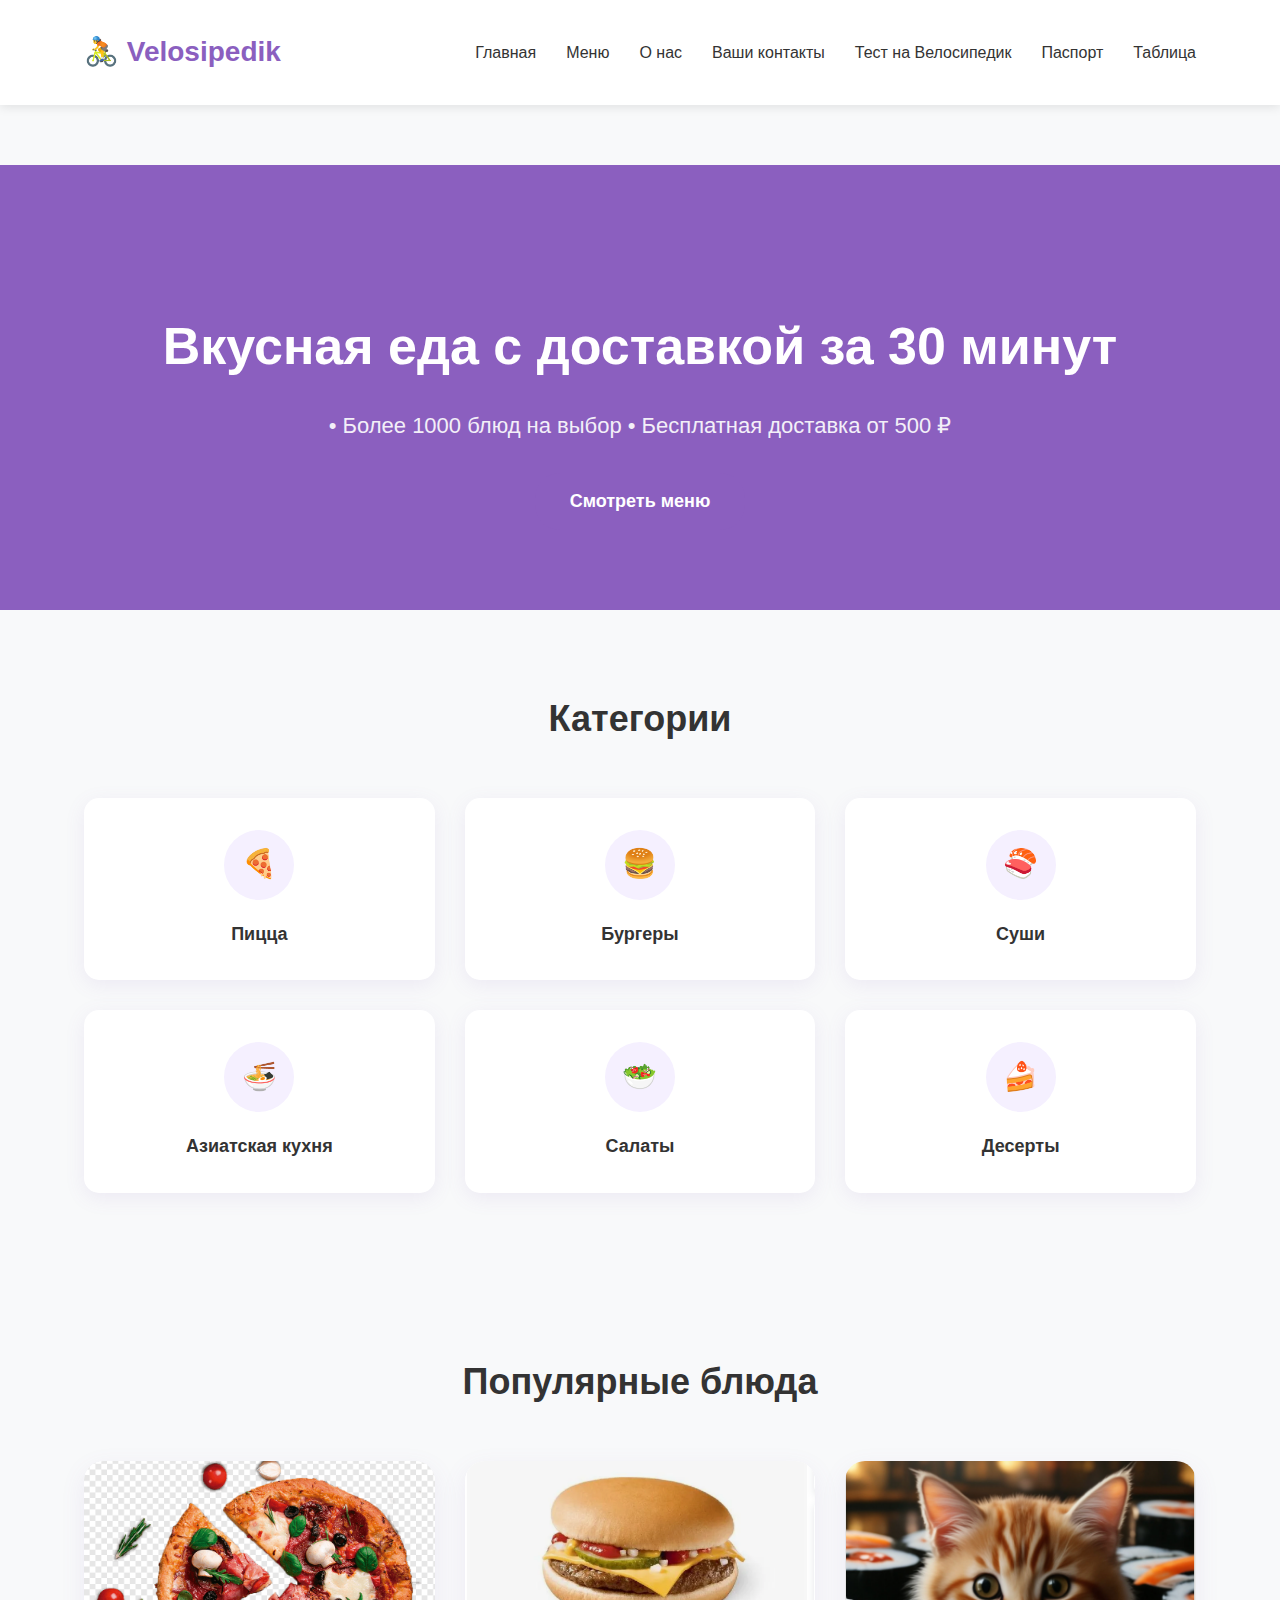
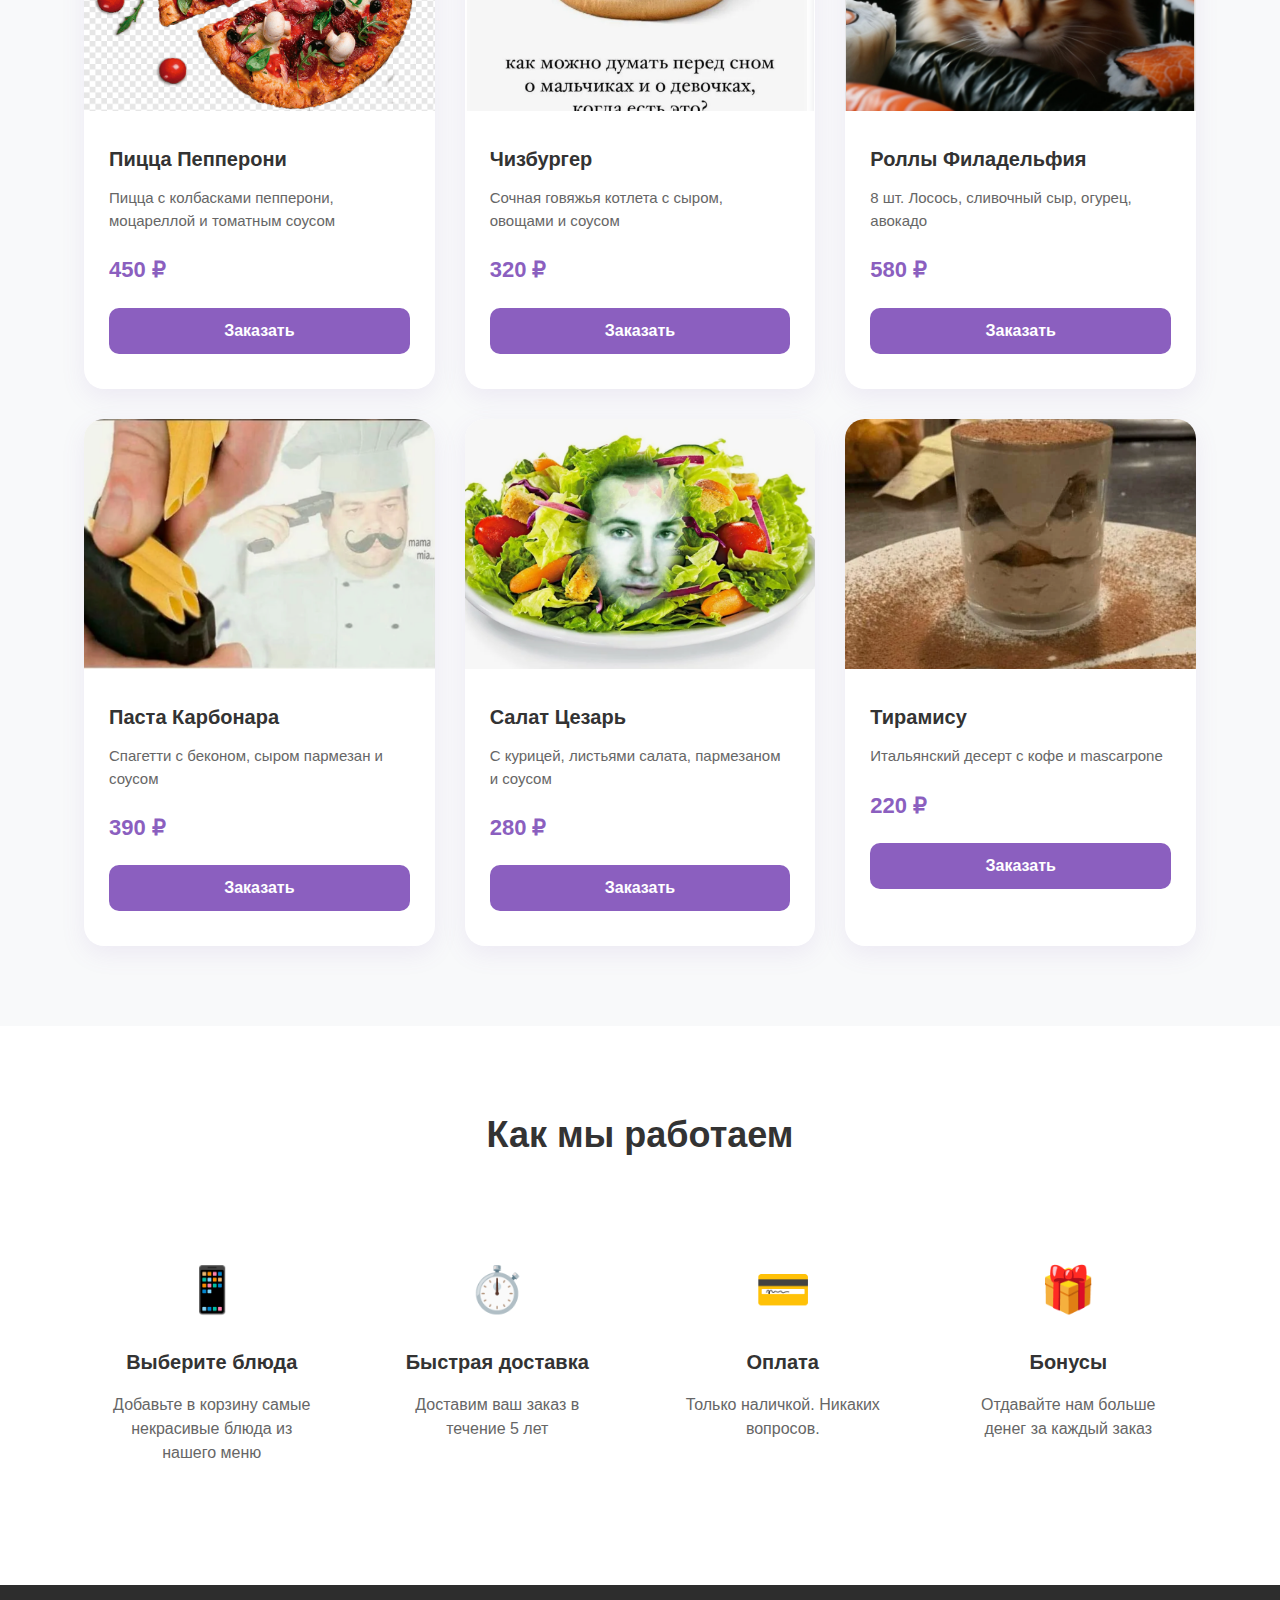
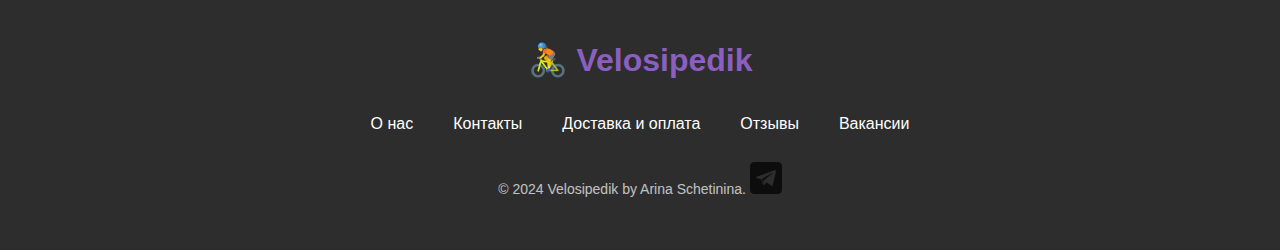
<file: index.html>
<!DOCTYPE html>
<html lang="ru">
<head>
    <meta charset="UTF-8">
    <meta name="viewport" content="width=device-width, initial-scale=1.0">
    <title>Velosipedik - Доставка еды</title>
    <link rel="stylesheet" href="styles/style.css">

<script>
// Выделение разделов при скролле на главной странице
document.addEventListener('DOMContentLoaded', function() {
   
    if (window.location.pathname.endsWith('index.html') || window.location.pathname.endsWith('/')) {
        const sections = document.querySelectorAll('section[id]');
        const navLinks = document.querySelectorAll('.nav-links a[href*="#"]');
        
        function highlightSection() {
            const scrollY = window.pageYOffset;
            
            sections.forEach(section => {
                const sectionHeight = section.offsetHeight;
                const sectionTop = section.offsetTop - 100;
                const sectionId = section.getAttribute('id');
                
                if (scrollY > sectionTop && scrollY <= sectionTop + sectionHeight) {
                    navLinks.forEach(link => {
                        link.classList.remove('active-section');
                        if (link.getAttribute('href').includes(`#${sectionId}`)) {
                            link.classList.add('active-section');
                        }
                    });
                }
            });
        }
        
        window.addEventListener('scroll', highlightSection);
        highlightSection();
    }
});
</script>

<script>
//  выделения текущей страницы
document.addEventListener('DOMContentLoaded', function() {
  
    let currentPage = window.location.pathname.split('/').pop();
    if (!currentPage) currentPage = 'index.html';
    
   
    const navLinks = document.querySelectorAll('.nav-links a[href]');
    
  
    navLinks.forEach(link => {
        let linkHref = link.getAttribute('href');
        
      
        if (linkHref.includes('#')) {
            linkHref = linkHref.split('#')[0];
        }
        
       
        if (linkHref === currentPage) {
            link.classList.add('active-page');
        }
    });
});
</script>
</head>
<body>
    <!-- Шапка -->
    <header class="header">
    <div class="container">
        <nav class="navbar">
        <a href="index.html" class="logo">🚴 Velosipedik</a>

    <ul class="nav-links">
    <li><a href="#home">Главная</a></li>
    <li><a href="#menu">Меню</a></li>
    <li><a href="#delivery">О нас</a></li>
    <li><a href="aboutyou.html">Ваши контакты</a></li>
    <li><a href="algorythm.html">Тест на Велосипедик</a></li>
    <li><a href="dom_js.html">Паспорт</a></li>
    <li><a href="table.html">Таблица</a></li>
</ul>
        </nav>
    </div>
</header>
    <!-- Главный баннер -->
<section id="home" class="hero">  
    <div class="container">
        <h1>Вкусная еда с доставкой за 30 минут</h1>
        <p>• Более 1000 блюд на выбор • Бесплатная доставка от 500 ₽</p>
        <a href="#menu" class="btn btn-primary">Смотреть меню</a>
    </div>
</section>

    <!-- Категории -->
    <section class="categories">
        <div class="container">
            <h2 class="section-title">Категории</h2>
            <div class="category-grid">
                <div class="category-card">
                    <div class="category-icon">🍕</div>
                    <div class="category-name">Пицца</div>
                </div>
                <div class="category-card">
                    <div class="category-icon">🍔</div>
                    <div class="category-name">Бургеры</div>
                </div>
                <div class="category-card">
                    <div class="category-icon">🍣</div>
                    <div class="category-name">Суши</div>
                </div>
                <div class="category-card">
                    <div class="category-icon">🍜</div>
                    <div class="category-name">Азиатская кухня</div>
                </div>
                <div class="category-card">
                    <div class="category-icon">🥗</div>
                    <div class="category-name">Салаты</div>
                </div>
                <div class="category-card">
                    <div class="category-icon">🍰</div>
                    <div class="category-name">Десерты</div>
                </div>
            </div>
        </div>
    </section>

    <!-- Меню -->
    <section id="menu" class="menu">
        <div class="container">
            <h2 class="section-title">Популярные блюда</h2>
            <div class="menu-grid">
                <!-- Пицца Пепперони -->
                <div class="food-card">
                   <img src="images/pizza.png" alt="Пицца Пепперони" class="food-image">
                    <div class="food-info">
                        <h3 class="food-title">Пицца Пепперони</h3>
                        <p class="food-description">Пицца с колбасками пепперони, моцареллой и томатным соусом</p>
                        <div class="food-price">450 ₽</div>
                        <button class="order-btn">Заказать</button>
                    </div>
                </div>

                <!-- Бургер Чизбургер -->
                <div class="food-card">
                    <img src="images/burger.png" alt="Чизбургер" class="food-image">
                    <div class="food-info">
                        <h3 class="food-title">Чизбургер</h3>
                        <p class="food-description">Сочная говяжья котлета с сыром, овощами и соусом</p>
                        <div class="food-price">320 ₽</div>
                        <button class="order-btn">Заказать</button>
                    </div>
                </div>

                <!-- Роллы Филадельфия -->
                <div class="food-card">
                    <img src="images/sushi.png"  alt="Роллы Филадельфия" class="food-image">
                    <div class="food-info">
                        <h3 class="food-title">Роллы Филадельфия</h3>
                        <p class="food-description">8 шт. Лосось, сливочный сыр, огурец, авокадо</p>
                        <div class="food-price">580 ₽</div>
                        <button class="order-btn">Заказать</button>
                    </div>
                </div>

                <!-- Паста Карбонара -->
                <div class="food-card">
                     <img src="images/pasta.png"  alt="Паста Карбонара" class="food-image">
                    <div class="food-info">
                        <h3 class="food-title">Паста Карбонара</h3>
                        <p class="food-description">Спагетти с беконом, сыром пармезан и соусом</p>
                        <div class="food-price">390 ₽</div>
                        <button class="order-btn">Заказать</button>
                    </div>
                </div>

                <!-- Цезарь с курицей -->
                <div class="food-card">
                  <img src="images/salad.png"  alt="Салат Цезарь" class="food-image">
                    <div class="food-info">
                        <h3 class="food-title">Салат Цезарь</h3>
                        <p class="food-description">С курицей, листьями салата, пармезаном и соусом</p>
                        <div class="food-price">280 ₽</div>
                        <button class="order-btn">Заказать</button>
                    </div>
                </div>

                <!-- Тирамису -->
                <div class="food-card">
                    <img src="images/tiramisu.png" alt="Тирамису" class="food-image">
                    <div class="food-info">
                        <h3 class="food-title">Тирамису</h3>
                        <p class="food-description">Итальянский десерт с кофе и mascarpone</p>
                        <div class="food-price">220 ₽</div>
                        <button class="order-btn">Заказать</button>
                    </div>
                </div>
            </div>
        </div>
    </section>

    <!-- Информация о доставке -->
    <section id="delivery" class="delivery-info">
        <div class="container">
            <h2 class="section-title">Как мы работаем</h2>
            <div class="info-grid">
                <div class="info-card">
                    <div class="info-icon">📱</div>
                    <h3>Выберите блюда</h3>
                    <p>Добавьте в корзину самые некрасивые блюда из нашего меню</p>
                </div>
                <div class="info-card">
                    <div class="info-icon">⏱️</div>
                    <h3>Быстрая доставка</h3>
                    <p>Доставим ваш заказ в течение 5 лет</p>
                </div>
                <div class="info-card">
                    <div class="info-icon">💳</div>
                    <h3>Оплата</h3>
                    <p>Только наличкой. Никаких вопросов. </p>
                </div>
                <div class="info-card">
                    <div class="info-icon">🎁</div>
                    <h3>Бонусы</h3>
                    <p>Отдавайте нам больше денег за каждый заказ</p>
                </div>
            </div>
        </div>
    </section>


<style>
#back-to-top {
    position: fixed;
    bottom: 30px;
    right: 30px;
    z-index: 1000;
    width: 50px;
    height: 50px;
    background: #7A4DAD ;
    color: white;
    border: none;
    border-radius: 50%;
    cursor: pointer;
    text-decoration: none;
    display: flex;
    align-items: center;
    justify-content: center;
    font-size: 20px;
    transition: all 0.3s ease;
    box-shadow: 0 4px 12px rgba(0, 0, 0, 0.15);
    

    opacity: 0;
    visibility: hidden;
    transform: translateY(20px);
}

#back-to-top.show {
    opacity: 1;
    visibility: visible;
    transform: translateY(0);
}

#back-to-top:hover {
    background: #7A4DAD;
    transform: translateY(-3px) scale(1.1);
    box-shadow: 0 6px 20px rgba(0, 0, 0, 0.25);
}
</style>

<!-- Кнопка Наверх -->
<a href="#" id="back-to-top" title="Наверх">↑</a>

<script>
window.addEventListener('scroll', function() {
    var backToTopButton = document.getElementById('back-to-top');
    // показ кнопки
    if (window.pageYOffset > 300) {
        backToTopButton.classList.add('show');
    } else {
        backToTopButton.classList.remove('show');
    }
});

// прокрутка
document.getElementById('back-to-top').addEventListener('click', function(e) {
    e.preventDefault();
    window.scrollTo({
        top: 0,
        behavior: 'smooth'
    });
});
</script>
    
    <!-- Подвал -->
    <footer class="footer" id="contacts">
        <div class="container">
            <div class="footer-logo">🚴 Velosipedik</div>
            <div class="footer-links">
                <a href="#">О нас</a>
                <a href="#">Контакты</a>
                <a href="#">Доставка и оплата</a>
                <a href="#">Отзывы</a>
                <a href="#">Вакансии</a>
            </div>
            <div class="copyright">
                © 2024 Velosipedik by Arina Schetinina.<br>
                <a href="https://t.me/ags_sch" target="_blank" rel="noopener noreferrer">
    <img src='images/telegram.png' alt="Telegram" width="32" height="32">
</a>
            </div>
        </div>
    </footer>
</body>
</html>
</file>
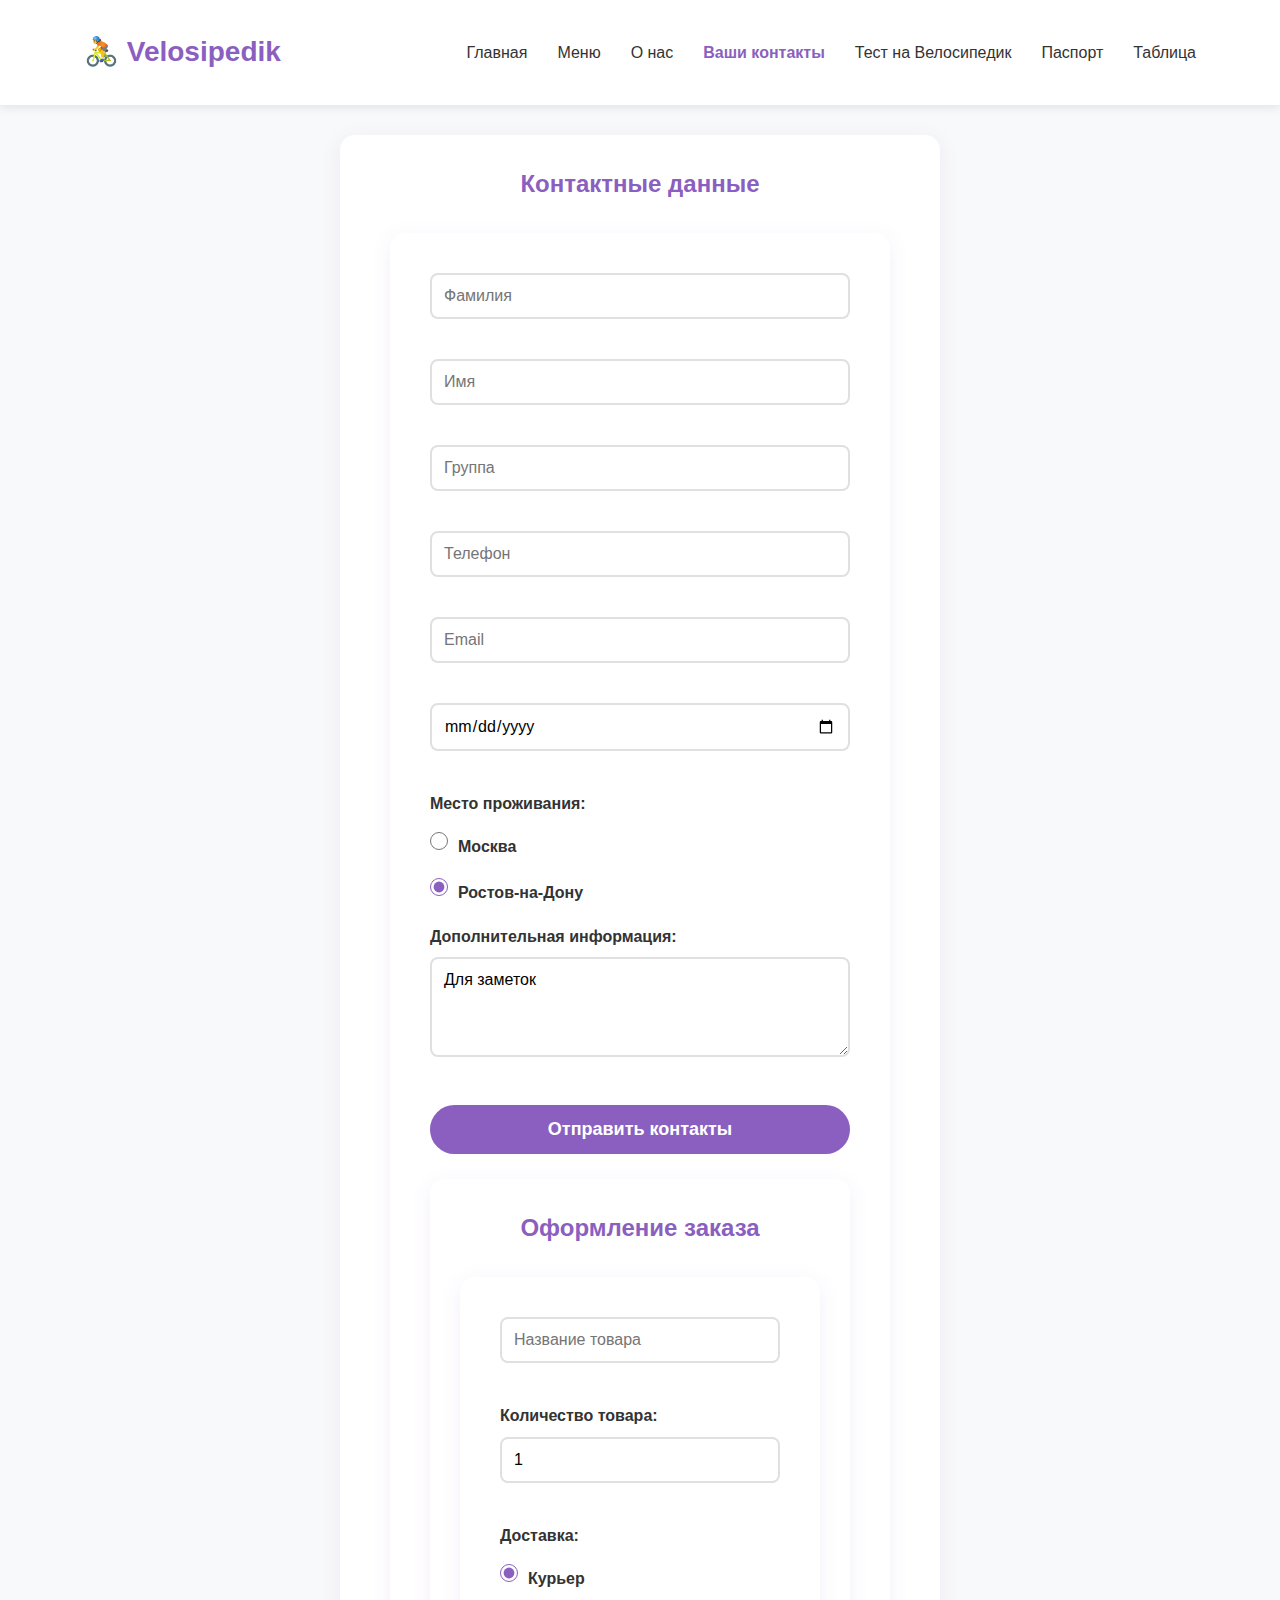
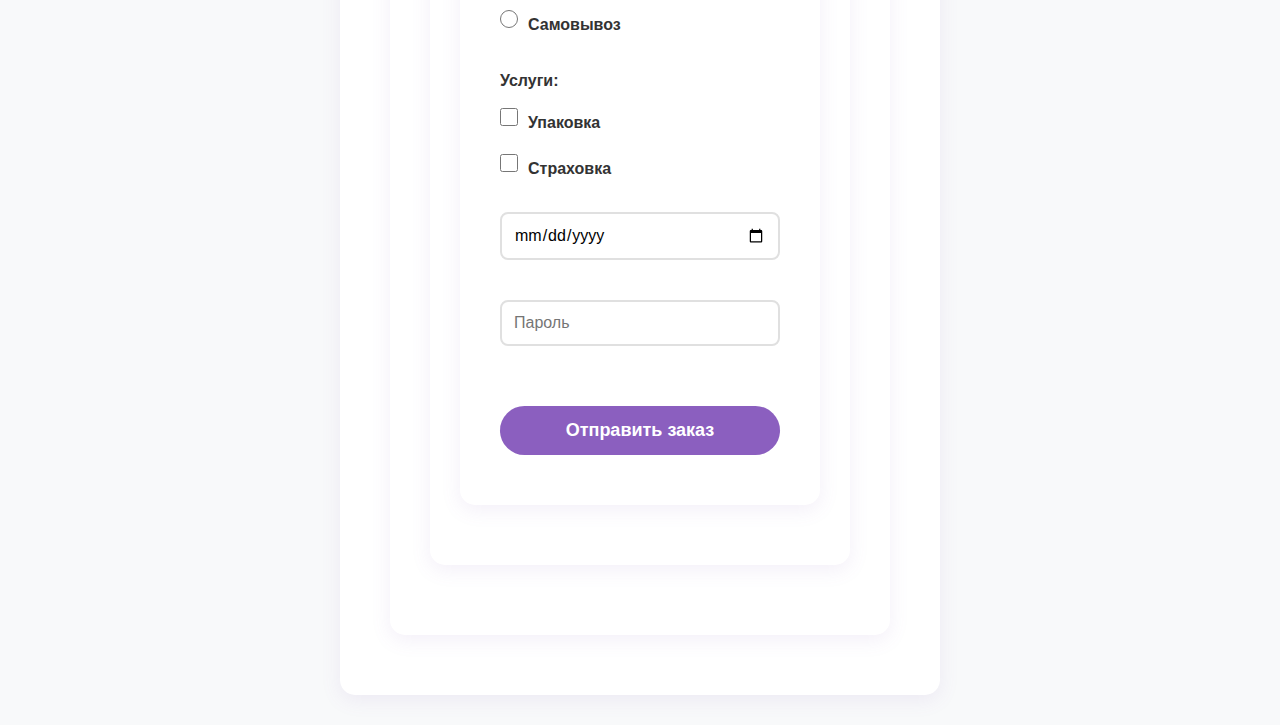
<file: aboutyou.html>
<!DOCTYPE html>
<html lang="ru">
<head>
    <meta charset="UTF-8">
    <title>Формы</title>
    <link rel="stylesheet" href="styles/style.css">
    <script>
document.addEventListener('DOMContentLoaded', function() {
    const currentPage = window.location.pathname.split('/').pop();
    const navLinks = document.querySelectorAll('.nav-links a');
    
    navLinks.forEach(link => {
        const linkHref = link.getAttribute('href');
        
        if (linkHref.includes('#')) {
            const mainPage = linkHref.split('#')[0];
            if (mainPage === currentPage) {
                link.classList.add('active');
            }
        } else {
            if (linkHref === currentPage) {
                link.classList.add('active');
            }
        }
    });
});
</script>
</head>

<body>
    <header class="header">
    <div class="container">
        <nav class="navbar">
        <a href="index.html" class="logo">🚴 Velosipedik</a>

    <ul class="nav-links">
    <li><a href="index.html">Главная</a></li>
                    <li><a href="index.html#menu">Меню</a></li>
                    <li><a href="index.html#delivery">О нас</a></li>
                    <li><a href="aboutyou.html">Ваши контакты</a></li>
                    <li><a href="algorythm.html">Тест на Велосипедик</a></li>
                    <li><a href="dom_js.html">Паспорт</a></li>
                     <li><a href="table.html">Таблица</a></li>
                </ul>
            </nav>
        </div>
    </header>

    <div class="container">
        <!-- Форма 1: Контактные данные -->
        <div class="form-section">
            <h2 class="form-title">Контактные данные</h2>
            <form method="GET" action="https://yandex.ru/search/touch/" target="_blank">
                <div class="form-group">
                    <input type="text" name="lastName" placeholder="Фамилия">
                </div>
                <div class="form-group">
                    <input type="text" name="firstName" placeholder="Имя">
                </div>
                <div class="form-group">
                    <input type="text" name="group" placeholder="Группа">
                </div>
                <div class="form-group">
                    <input type="tel" name="phone" placeholder="Телефон">
                </div>
                <div class="form-group">
                    <input type="email" name="email" placeholder="Email">
                </div>
                <div class="form-group">
                    <input type="date" name="messageDate">
                </div>
                
                <div class="form-group">
                    <label>Место проживания:</label>
                    <div class="radio-group">
                        <div class="radio-option">
                            <input type="radio" name="place" value="Moscow" id="moscow">
                            <label for="moscow" class="option-label">Москва</label>
                        </div>
                        <div class="radio-option">
                            <input type="radio" name="place" value="Rostov" id="Rostov" checked>
                            <label for="Rostov" class="option-label">Ростов-на-Дону</label>
                        </div>
                <div class="form-group">
                    <label>Дополнительная информация:</label>
                    <textarea name="textarea" rows="4">Для заметок</textarea>
                </div>
                
                <button type="submit" class="btn form-btn">Отправить контакты</button>
            </form>
        </div>

        <!-- Форма 2: Заказы -->
        <div class="form-section">
            <h2 class="form-title">Оформление заказа</h2>
            <form method="GET" action="https://yandex.ru/search/touch/" target="_blank">
                <div class="form-group">
                    <input type="text" name="productName" placeholder="Название товара">
                </div>
                
                <div class="form-group">
                    <label>Количество товара:</label>
                    <input type="number" name="quantity" placeholder="Количество" value="1">
                </div>
                
                <div class="form-group">
                    <label>Доставка:</label>
                    <div class="radio-group">
                        <div class="radio-option">
                            <input type="radio" name="deliveryType" value="courier" id="courier" checked>
                            <label for="courier" class="option-label">Курьер</label>
                        </div>
                        <div class="radio-option">
                            <input type="radio" name="deliveryType" value="pickup" id="pickup">
                            <label for="pickup" class="option-label">Самовывоз</label>
                        </div>
                    </div>
                </div>
                
                <div class="form-group">
                    <label>Услуги:</label>
                    <div class="checkbox-group">
                        <div class="checkbox-option">
                            <input type="checkbox" name="giftWrap" value="yes" id="giftWrap">
                            <label for="giftWrap" class="option-label">Упаковка</label>
                        </div>
                        <div class="checkbox-option">
                            <input type="checkbox" name="insurance" value="yes" id="insurance">
                            <label for="insurance" class="option-label">Страховка</label>
                        </div>
                    </div>
                </div>
                
                <div class="form-group">
                    <input type="date" name="orderDate">
                </div>
                
                <div class="form-group">
                    <input type="password" name="password" placeholder="Пароль">
                </div>
                
                <input type="hidden" name="orderSource" value="website">
                
                <button type="submit" class="btn form-btn">Отправить заказ</button>
            </form>
        </div>
    </div>
</body>
</html>
</file>
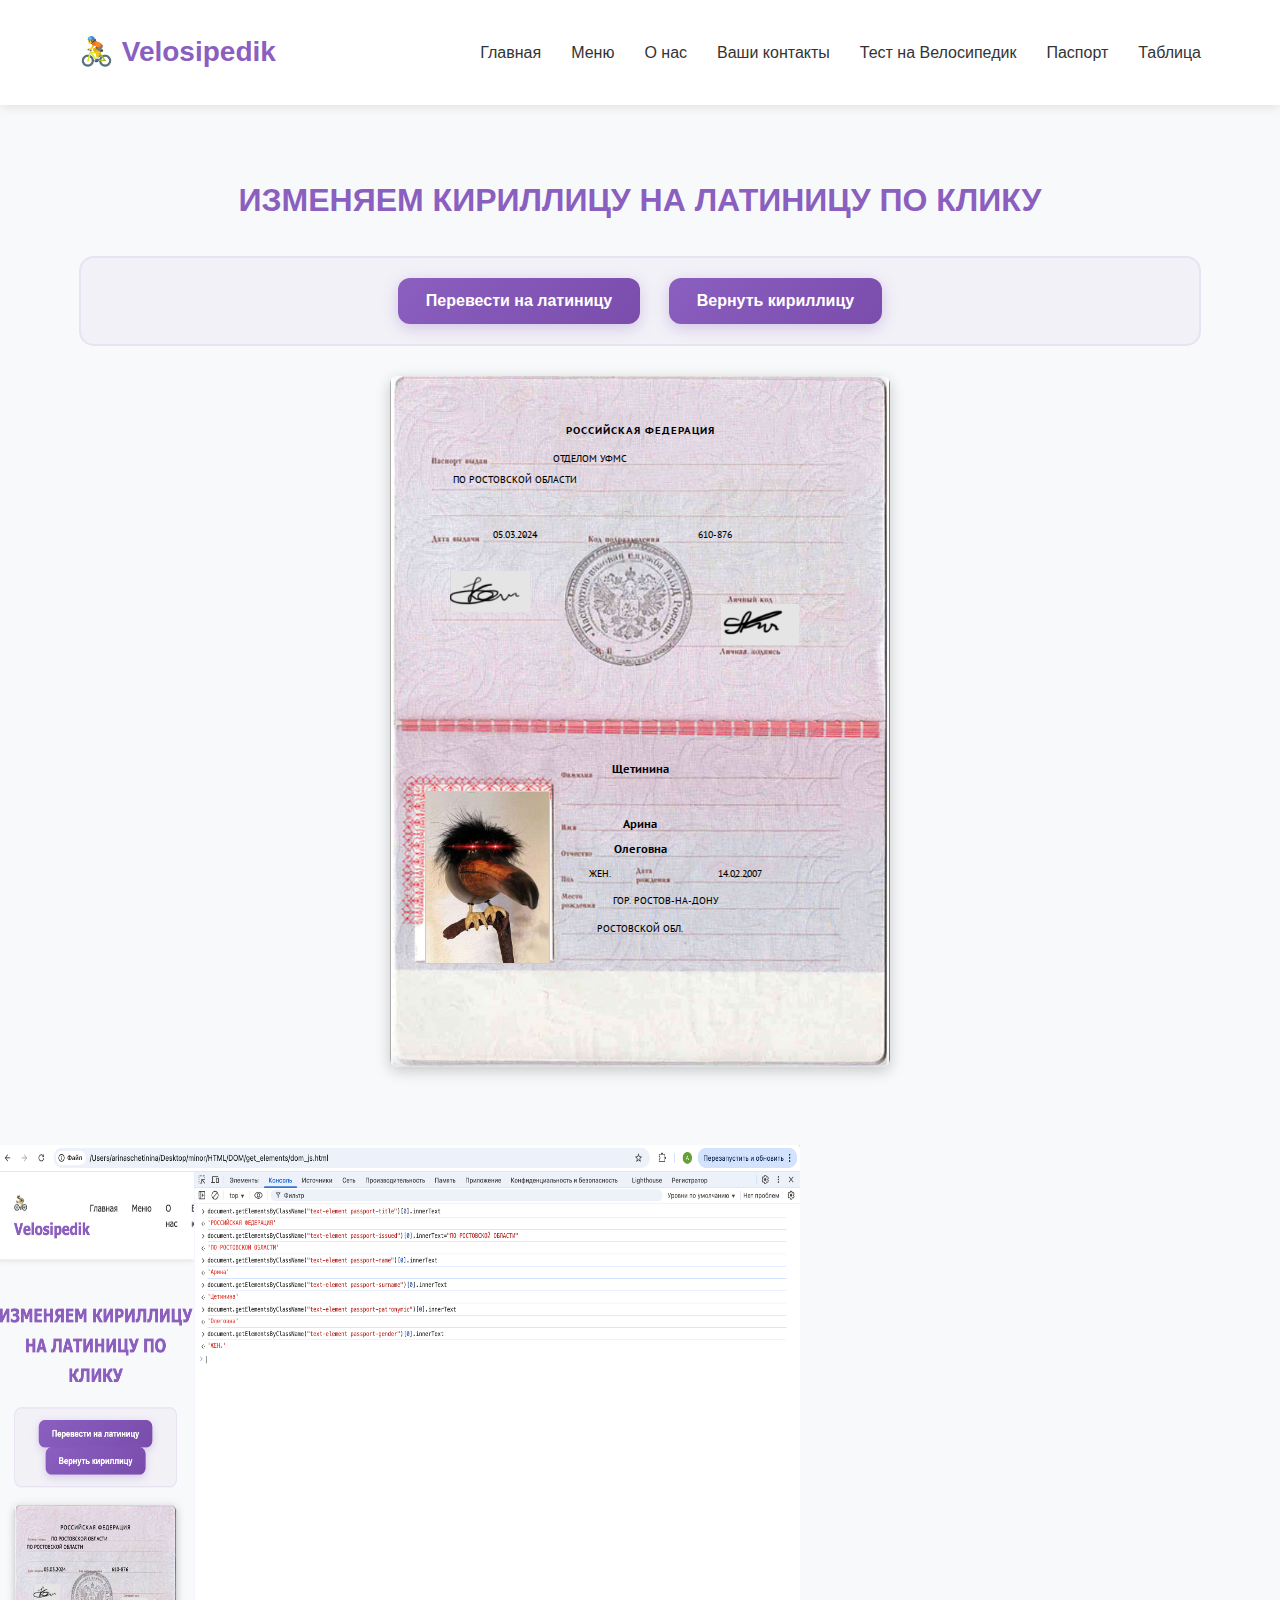
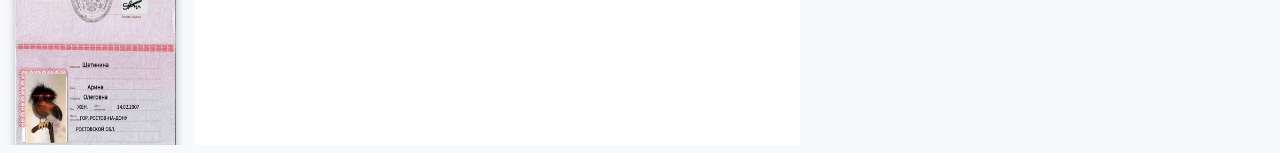
<file: dom_js.html>
<!DOCTYPE html>
<html lang="ru">
<head>
    <meta charset="UTF-8">
    <title>Паспорт РФ</title>
    <link rel="stylesheet" href="styles/passport.css">
    <link rel="preconnect" href="https://fonts.googleapis.com">
    <link rel="preconnect" href="https://fonts.gstatic.com" crossorigin>
    <link href="https://fonts.googleapis.com/css2?family=Poiret+One&family=PT+Sans+Caption&display=swap" rel="stylesheet">
</head>
<body class="passport-page-body">
    <!-- ШАПКА -->
    <header class="header">
        <div class="container">
            <nav class="navbar">
                <a href="index.html" class="logo">🚴 Velosipedik</a>
                <ul class="nav-links">
                    <li><a href="index.html">Главная</a></li>
                    <li><a href="index.html#menu">Меню</a></li>
                    <li><a href="index.html#delivery">О нас</a></li>
                    <li><a href="aboutyou.html">Ваши контакты</a></li>
                    <li><a href="algorythm.html">Тест на Велосипедик</a></li>
                    <li><a href="dom_js.html">Паспорт</a></li>
                     <li><a href="table.html">Таблица</a></li>
                </ul>
            </nav>
        </div>
    </header>

    <!-- ОСНОВНАЯ ЧАСТЬ -->
    <main class="passport-page">
        <h1>ИЗМЕНЯЕМ КИРИЛЛИЦУ НА ЛАТИНИЦУ ПО КЛИКУ</h1>
        <div class="container">
            <div class="simple-controls">
                <button id="translateBtn" class="action-btn">Перевести на латиницу</button>
                <button id="resetBtn" class="action-btn">Вернуть кириллицу</button>
            </div>
            <div class="passport-section">
                <div class="passport-container">
                    <div class="passport-image-wrapper">
                        <!-- ФОТО ПАСПОРТА -->
                        <img src="images/passport.png" alt="Паспорт РФ" class="passport-template">
                        
                        <div class="passport-text-overlay">
                           
                            <div class="text-element passport-title">РОССИЙСКАЯ ФЕДЕРАЦИЯ</div>
                            <div class="text-element passport-issued">ОТДЕЛОМ УФМС</div>
                            <div class="text-element passport-area">ПО РОСТОВСКОЙ ОБЛАСТИ</div>
                            <div class="text-element passport-date">05.03.2024</div>
                            <div class="text-element passport-code">610-876</div>
                
                           
                            <div class="text-element passport-surname">Щетинина</div>
                            <div class="text-element passport-name">Арина</div>
                            <div class="text-element passport-patronymic">Олеговна</div>
                            <div class="text-element passport-gender">ЖЕН.</div>
                            <div class="text-element passport-birthdate">14.02.2007</div>
                            <div class="text-element passport-town">ГОР. РОСТОВ-НА-ДОНУ</div>
                            <div class="text-element passport-region">РОСТОВСКОЙ ОБЛ.</div>
    
                            <div class="photo-placeholder">
                                <img src="images/skebob.jpg" alt="Фото">
                            </div>
                            
                            <div class="passport-signature-frame">
                                <img src="images/signature1.png" alt="Подпись" class="passport-signature">
                            </div>
                            
                            <div class="pasport-signature-frame">
                                <img src="images/signature2.png" alt="Подпись" class="pasport-signature">
                            </div>
                        </div>
                    </div>
                </div>
            </div>
        </div>
    </main>

    <script>
        document.addEventListener('DOMContentLoaded', function() { 
            const translateBtn = document.getElementById('translateBtn');
            const resetBtn = document.getElementById('resetBtn');
            
            console.log('translateBtn:', translateBtn);
            console.log('resetBtn:', resetBtn);
            
            if (translateBtn && resetBtn) {
               
                const translations = {
                    'РОССИЙСКАЯ ФЕДЕРАЦИЯ': 'RUSSIAN FEDERATION',
                    'ОТДЕЛОМ УФМС': 'BY UFMS DEPARTMENT',
                    'ПО РОСТОВСКОЙ ОБЛАСТИ': 'OF ROSTOV REGION',
                    'Щетинина': 'SHCHETININA',
                    'Арина': 'ARINA',
                    'Олеговна': 'OLEGOVNA',
                    'ЖЕН.': 'FEMALE',
                    'ГОР. РОСТОВ-НА-ДОНУ': 'ROSTOV-ON-DON CITY',
                    'РОСТОВСКОЙ ОБЛ.': 'ROSTOV REGION'
                };

                const reverseTranslations = {
                    'RUSSIAN FEDERATION': 'РОССИЙСКАЯ ФЕДЕРАЦИЯ',
                    'BY UFMS DEPARTMENT': 'ОТДЕЛОМ УФМС',
                    'OF ROSTOV REGION': 'ПО РОСТОВСКОЙ ОБЛАСТИ',
                    'SHCHETININA': 'Щетинина',
                    'ARINA': 'Арина',
                    'OLEGOVNA': 'Олеговна',
                    'FEMALE': 'ЖЕН.',
                    'ROSTOV-ON-DON CITY': 'ГОР. РОСТОВ-НА-ДОНУ',
                    'ROSTOV REGION': 'РОСТОВСКОЙ ОБЛ.'
                };

                function translateToLatin() {
                    console.log('Перевод на латиницу...');
                    const textElements = document.querySelectorAll('.text-element');
                    console.log('Найдено элементов:', textElements.length);
                    
                    textElements.forEach(element => {
                        const currentText = element.textContent;
                        console.log('Текст:', currentText);
                        
                        if (translations[currentText]) {
                            element.textContent = translations[currentText];
                            console.log('Переведено:', currentText, '→', translations[currentText]);
                        }
                    });

                    translateBtn.textContent = 'Translated to Latin';
                    translateBtn.disabled = true;
                }

                function resetToCyrillic() {
                    console.log('Возврат к кириллице...');
                    const textElements = document.querySelectorAll('.text-element');
                    
                    textElements.forEach(element => {
                        const currentText = element.textContent;
                        if (reverseTranslations[currentText]) {
                            element.textContent = reverseTranslations[currentText];
                        }
                    });

                    translateBtn.textContent = 'Перевести на латиницу';
                    translateBtn.disabled = false;
                }

                translateBtn.addEventListener('click', translateToLatin);
                resetBtn.addEventListener('click', resetToCyrillic);
                
                console.log('Обработчики добавлены!');
            } else {
                console.error('Кнопки не найдены в DOM!');
            }
        }); 
    </script>
    <img src="images/console.png" alt="Консоль" class="console-screen">
</body>
</html>
</file>
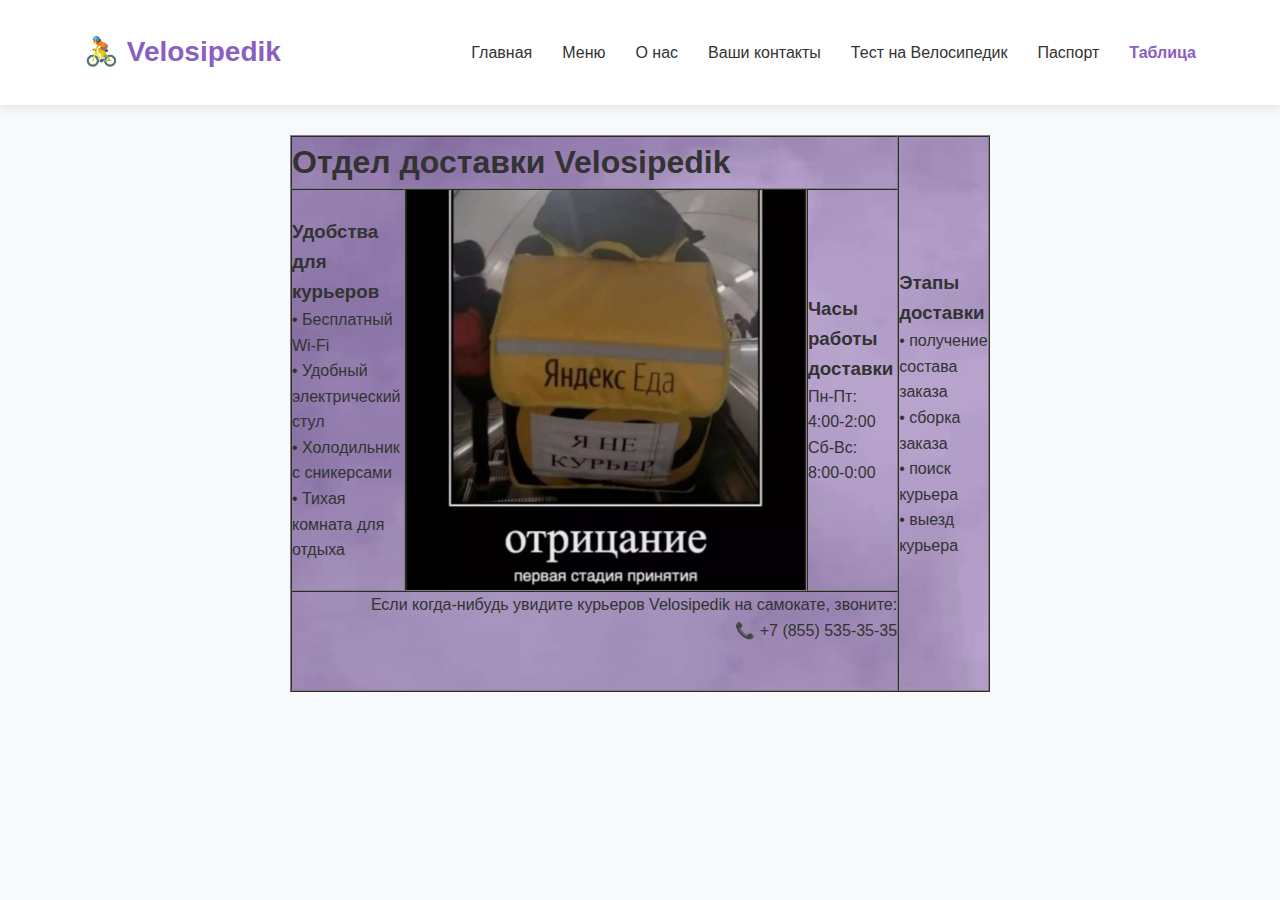
<file: table.html>
<!DOCTYPE html>
<html lang="ru">
<head>
    <meta charset="UTF-8">
    <meta name="viewport" content="width=device-width, initial-scale=1.0">
    <title>Velosipedik - Доставка еды</title>
    <link rel="stylesheet" href="styles/style.css">

<script>
// Выделение разделов при скролле на главной странице
document.addEventListener('DOMContentLoaded', function() {
   
    if (window.location.pathname.endsWith('index.html') || window.location.pathname.endsWith('/')) {
        const sections = document.querySelectorAll('section[id]');
        const navLinks = document.querySelectorAll('.nav-links a[href*="#"]');
        
        function highlightSection() {
            const scrollY = window.pageYOffset;
            
            sections.forEach(section => {
                const sectionHeight = section.offsetHeight;
                const sectionTop = section.offsetTop - 100;
                const sectionId = section.getAttribute('id');
                
                if (scrollY > sectionTop && scrollY <= sectionTop + sectionHeight) {
                    navLinks.forEach(link => {
                        link.classList.remove('active-section');
                        if (link.getAttribute('href').includes(`#${sectionId}`)) {
                            link.classList.add('active-section');
                        }
                    });
                }
            });
        }
        
        window.addEventListener('scroll', highlightSection);
        highlightSection();
    }
});
</script>

<script>
//  выделения текущей страницы
document.addEventListener('DOMContentLoaded', function() {
  
    let currentPage = window.location.pathname.split('/').pop();
    if (!currentPage) currentPage = 'index.html';
    
   
    const navLinks = document.querySelectorAll('.nav-links a[href]');
    
  
    navLinks.forEach(link => {
        let linkHref = link.getAttribute('href');
        
      
        if (linkHref.includes('#')) {
            linkHref = linkHref.split('#')[0];
        }
        
       
        if (linkHref === currentPage) {
            link.classList.add('active-page');
        }
    });
});
</script>
</head>
<body>
    <!-- Шапка -->
    <header class="header">
    <div class="container">
        <nav class="navbar">
        <a href="index.html" class="logo">🚴 Velosipedik</a>

    <ul class="nav-links">
    <li><a href="#home">Главная</a></li>
    <li><a href="#menu">Меню</a></li>
    <li><a href="#delivery">О нас</a></li>
    <li><a href="aboutyou.html">Ваши контакты</a></li>
    <li><a href="algorythm.html">Тест на Велосипедик</a></li>
    <li><a href="dom_js.html">Паспорт</a></li>
    <li><a href="table.html">Таблица</a></li>
</ul>
        </nav>
    </div>
</header>
  <table align="center" cellspacing="0" cellpadding="10" border="1" width="700px" 
       background="images/fon.img.jpg" style="margin: 0 auto;">
    <tr>
      <td colspan="3" height="50px">
        <h1>Отдел доставки Velosipedik</h1>
      </td>
      <td rowspan="3">
        <h3>Этапы доставки</h3>
        <p>• получение состава заказа</p>
        <p>• сборка заказа</p>
        <p>• поиск курьера</p>
        <p>• выезд курьера</p>
      </td>
    </tr>
    <tr>
      <td height="200px">
        <h3>Удобства для курьеров</h3>
        <p>• Бесплатный Wi-Fi</p>
        <p>• Удобный электрический стул</p>
        <p>• Холодильник с сникерсами</p>
        <p>• Тихая комната для отдыха</p>
      </td>

      <td width="400px" style="padding: 0; height: 400px;">
         <a href="https://rb.ru/news/couriers-yandex-walkout/?ysclid=mhkgi1q2gx881752033" target="_blank">
        <img src="images/courier.img.jpg" width="400" height="400" style="display: block; margin: 0;">
      </td>

      <td>
        <h3>Часы работы доставки</h3>
        <p>Пн-Пт: 4:00-2:00</p>
        <p>Сб-Вс: 8:00-0:00</p>
      </td>
    </tr>

    <tr>
      <td align =right valign=top colspan="3" height="100px">
        <p> Если когда-нибудь увидите курьеров Velosipedik на самокате, звоните: </p>
        <p>📞 +7 (855) 535-35-35</p>
      
      </td>
    </tr>
  </table>
  <script>
        document.addEventListener('DOMContentLoaded', function() {
            const currentPage = window.location.pathname.split('/').pop();
            const navLinks = document.querySelectorAll('.nav-link');
            
            navLinks.forEach(link => {
                const linkPage = link.getAttribute('href');
                
                if (linkPage === currentPage || 
                    (currentPage === '' && linkPage === 'index.html') ||
                    (currentPage === 'index.html' && linkPage === 'index.html')) {
                    
                    link.classList.add('active');
                }
            });
        });
    </script>
</file>
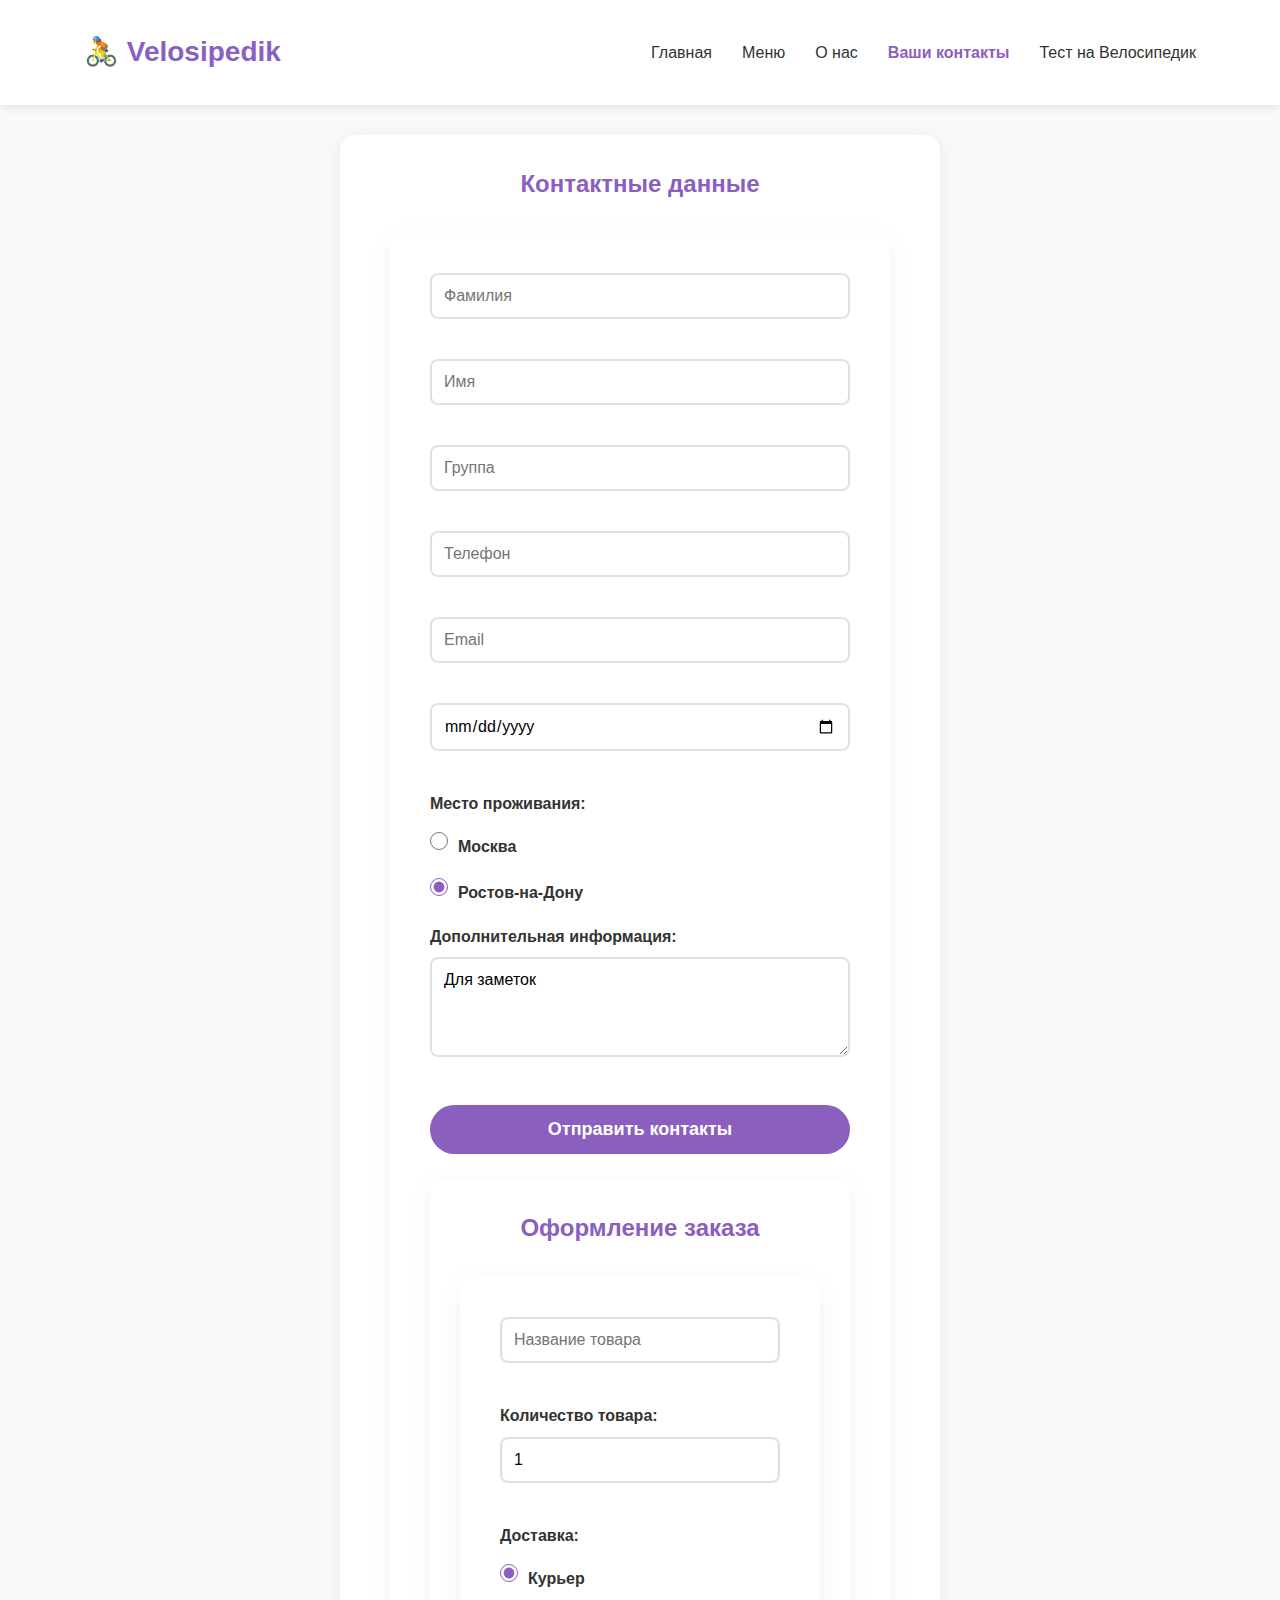
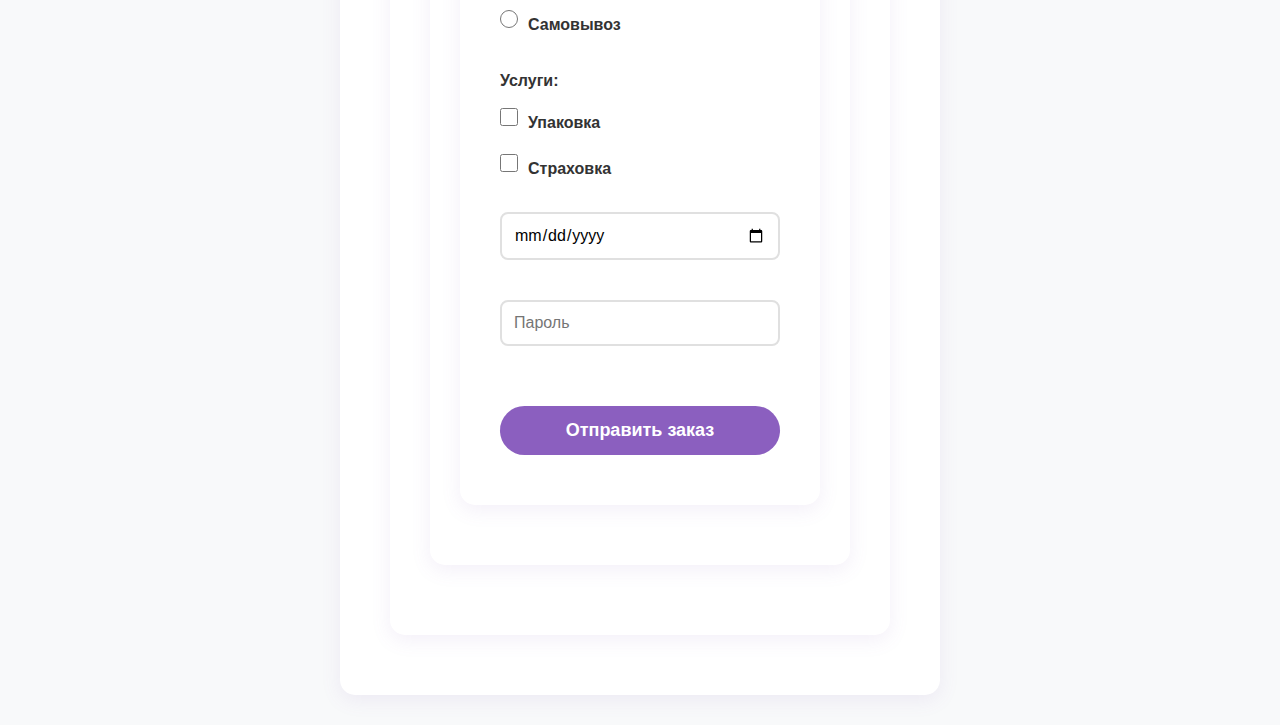
<file: get_elements/aboutyou.html>
<!DOCTYPE html>
<html lang="ru">
<head>
    <meta charset="UTF-8">
    <title>Формы</title>
    <link rel="stylesheet" href="styles/style.css">
    <script>
document.addEventListener('DOMContentLoaded', function() {
    const currentPage = window.location.pathname.split('/').pop();
    const navLinks = document.querySelectorAll('.nav-links a');
    
    navLinks.forEach(link => {
        const linkHref = link.getAttribute('href');
        
        if (linkHref.includes('#')) {
            const mainPage = linkHref.split('#')[0];
            if (mainPage === currentPage) {
                link.classList.add('active');
            }
        } else {
            if (linkHref === currentPage) {
                link.classList.add('active');
            }
        }
    });
});
</script>
</head>

<body>
    <header class="header">
        <div class="container">
            <nav class="navbar">
                <a href="index.html" class="logo">🚴 Velosipedik</a>
                <ul class="nav-links">
                    <li><a href="index.html">Главная</a></li>
                    <li><a href="index.html#menu">Меню</a></li>
                    <li><a href="index.html#delivery">О нас</a></li>
                    <li><a href="aboutyou.html">Ваши контакты</a></li>
                    <li><a href="algorythm.html">Тест на Велосипедик</a></li>
                </ul>
            </nav>
        </div>
    </header>

    <div class="container">
        <!-- Форма 1: Контактные данные -->
        <div class="form-section">
            <h2 class="form-title">Контактные данные</h2>
            <form method="GET" action="https://yandex.ru/search/touch/" target="_blank">
                <div class="form-group">
                    <input type="text" name="lastName" placeholder="Фамилия">
                </div>
                <div class="form-group">
                    <input type="text" name="firstName" placeholder="Имя">
                </div>
                <div class="form-group">
                    <input type="text" name="group" placeholder="Группа">
                </div>
                <div class="form-group">
                    <input type="tel" name="phone" placeholder="Телефон">
                </div>
                <div class="form-group">
                    <input type="email" name="email" placeholder="Email">
                </div>
                <div class="form-group">
                    <input type="date" name="messageDate">
                </div>
                
                <div class="form-group">
                    <label>Место проживания:</label>
                    <div class="radio-group">
                        <div class="radio-option">
                            <input type="radio" name="place" value="Moscow" id="moscow">
                            <label for="moscow" class="option-label">Москва</label>
                        </div>
                        <div class="radio-option">
                            <input type="radio" name="place" value="Rostov" id="Rostov" checked>
                            <label for="Rostov" class="option-label">Ростов-на-Дону</label>
                        </div>
                <div class="form-group">
                    <label>Дополнительная информация:</label>
                    <textarea name="textarea" rows="4">Для заметок</textarea>
                </div>
                
                <button type="submit" class="btn form-btn">Отправить контакты</button>
            </form>
        </div>

        <!-- Форма 2: Заказы -->
        <div class="form-section">
            <h2 class="form-title">Оформление заказа</h2>
            <form method="GET" action="https://yandex.ru/search/touch/" target="_blank">
                <div class="form-group">
                    <input type="text" name="productName" placeholder="Название товара">
                </div>
                
                <div class="form-group">
                    <label>Количество товара:</label>
                    <input type="number" name="quantity" placeholder="Количество" value="1">
                </div>
                
                <div class="form-group">
                    <label>Доставка:</label>
                    <div class="radio-group">
                        <div class="radio-option">
                            <input type="radio" name="deliveryType" value="courier" id="courier" checked>
                            <label for="courier" class="option-label">Курьер</label>
                        </div>
                        <div class="radio-option">
                            <input type="radio" name="deliveryType" value="pickup" id="pickup">
                            <label for="pickup" class="option-label">Самовывоз</label>
                        </div>
                    </div>
                </div>
                
                <div class="form-group">
                    <label>Услуги:</label>
                    <div class="checkbox-group">
                        <div class="checkbox-option">
                            <input type="checkbox" name="giftWrap" value="yes" id="giftWrap">
                            <label for="giftWrap" class="option-label">Упаковка</label>
                        </div>
                        <div class="checkbox-option">
                            <input type="checkbox" name="insurance" value="yes" id="insurance">
                            <label for="insurance" class="option-label">Страховка</label>
                        </div>
                    </div>
                </div>
                
                <div class="form-group">
                    <input type="date" name="orderDate">
                </div>
                
                <div class="form-group">
                    <input type="password" name="password" placeholder="Пароль">
                </div>
                
                <input type="hidden" name="orderSource" value="website">
                
                <button type="submit" class="btn form-btn">Отправить заказ</button>
            </form>
        </div>
    </div>
</body>
</html>
</file>
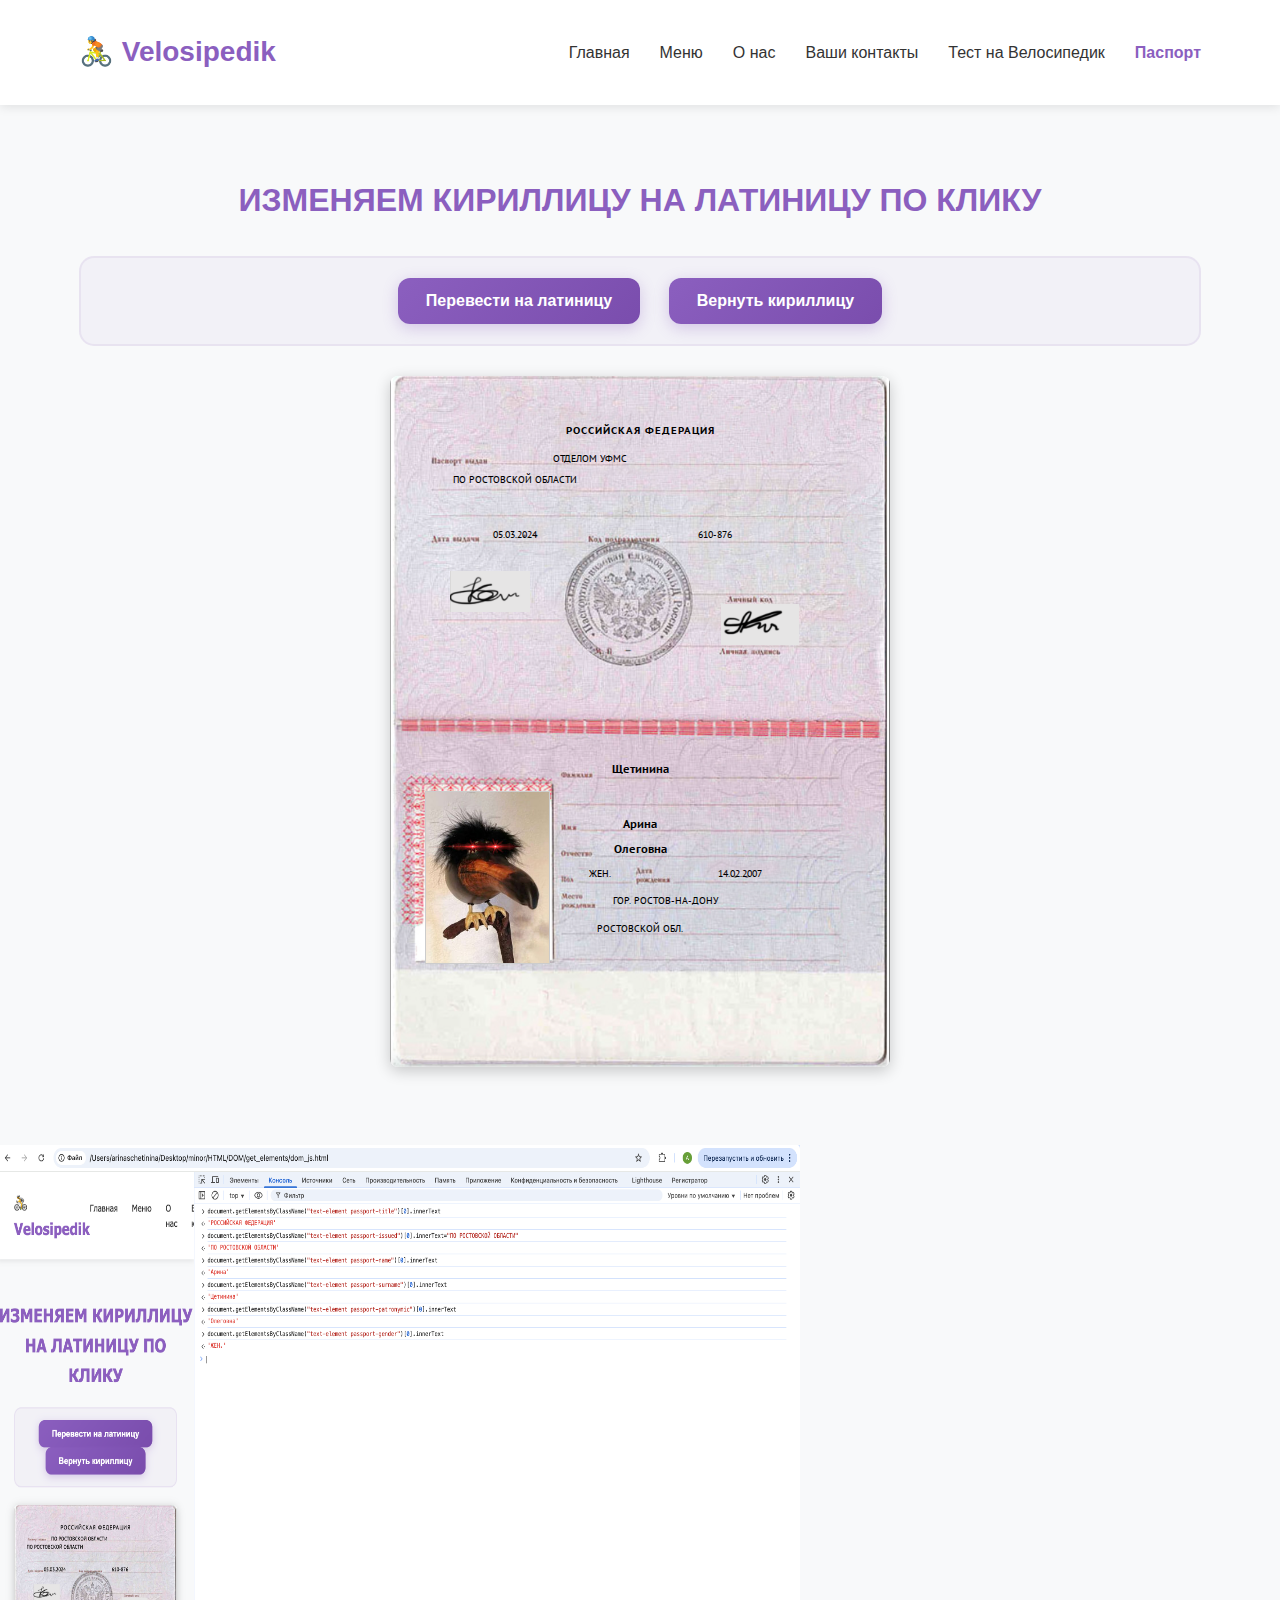
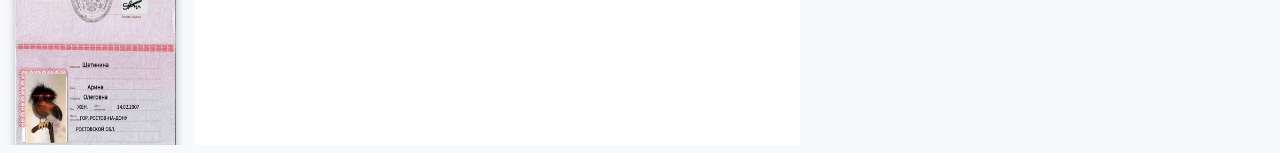
<file: get_elements/dom_js.html>
<!DOCTYPE html>
<html lang="ru">
<head>
    <meta charset="UTF-8">
    <title>Паспорт РФ</title>
    <link rel="stylesheet" href="styles/passport.css">
    <link rel="preconnect" href="https://fonts.googleapis.com">
    <link rel="preconnect" href="https://fonts.gstatic.com" crossorigin>
    <link href="https://fonts.googleapis.com/css2?family=Poiret+One&family=PT+Sans+Caption&display=swap" rel="stylesheet">
</head>
<body class="passport-page-body">
    <!-- ШАПКА -->
    <header class="header">
        <div class="container">
            <nav class="navbar">
                <a href="index.html" class="logo">🚴 Velosipedik</a>
                <ul class="nav-links">
                    <li><a href="index.html">Главная</a></li>
                    <li><a href="index.html#menu">Меню</a></li>
                    <li><a href="index.html#delivery">О нас</a></li>
                    <li><a href="aboutyou.html">Ваши контакты</a></li>
                    <li><a href="algorythm.html">Тест на Велосипедик</a></li>
                    <li><a href="dom_js.html" class="active">Паспорт</a></li>
                </ul>
            </nav>
        </div>
    </header>

    <!-- ОСНОВНАЯ ЧАСТЬ -->
    <main class="passport-page">
        <h1>ИЗМЕНЯЕМ КИРИЛЛИЦУ НА ЛАТИНИЦУ ПО КЛИКУ</h1>
        <div class="container">
            <div class="simple-controls">
                <button id="translateBtn" class="action-btn">Перевести на латиницу</button>
                <button id="resetBtn" class="action-btn">Вернуть кириллицу</button>
            </div>
            <div class="passport-section">
                <div class="passport-container">
                    <div class="passport-image-wrapper">
                        <!-- ФОТО ПАСПОРТА -->
                        <img src="images/passport.png" alt="Паспорт РФ" class="passport-template">
                        
                        <div class="passport-text-overlay">
                           
                            <div class="text-element passport-title">РОССИЙСКАЯ ФЕДЕРАЦИЯ</div>
                            <div class="text-element passport-issued">ОТДЕЛОМ УФМС</div>
                            <div class="text-element passport-area">ПО РОСТОВСКОЙ ОБЛАСТИ</div>
                            <div class="text-element passport-date">05.03.2024</div>
                            <div class="text-element passport-code">610-876</div>
                
                           
                            <div class="text-element passport-surname">Щетинина</div>
                            <div class="text-element passport-name">Арина</div>
                            <div class="text-element passport-patronymic">Олеговна</div>
                            <div class="text-element passport-gender">ЖЕН.</div>
                            <div class="text-element passport-birthdate">14.02.2007</div>
                            <div class="text-element passport-town">ГОР. РОСТОВ-НА-ДОНУ</div>
                            <div class="text-element passport-region">РОСТОВСКОЙ ОБЛ.</div>
    
                            <div class="photo-placeholder">
                                <img src="images/skebob.jpg" alt="Фото">
                            </div>
                            
                            <div class="passport-signature-frame">
                                <img src="images/signature1.png" alt="Подпись" class="passport-signature">
                            </div>
                            
                            <div class="pasport-signature-frame">
                                <img src="images/signature2.png" alt="Подпись" class="pasport-signature">
                            </div>
                        </div>
                    </div>
                </div>
            </div>
        </div>
    </main>

    <script>
        document.addEventListener('DOMContentLoaded', function() { 
            const translateBtn = document.getElementById('translateBtn');
            const resetBtn = document.getElementById('resetBtn');
            
            console.log('translateBtn:', translateBtn);
            console.log('resetBtn:', resetBtn);
            
            if (translateBtn && resetBtn) {
               
                const translations = {
                    'РОССИЙСКАЯ ФЕДЕРАЦИЯ': 'RUSSIAN FEDERATION',
                    'ОТДЕЛОМ УФМС': 'BY UFMS DEPARTMENT',
                    'ПО РОСТОВСКОЙ ОБЛАСТИ': 'OF ROSTOV REGION',
                    'Щетинина': 'SHCHETININA',
                    'Арина': 'ARINA',
                    'Олеговна': 'OLEGOVNA',
                    'ЖЕН.': 'FEMALE',
                    'ГОР. РОСТОВ-НА-ДОНУ': 'ROSTOV-ON-DON CITY',
                    'РОСТОВСКОЙ ОБЛ.': 'ROSTOV REGION'
                };

                const reverseTranslations = {
                    'RUSSIAN FEDERATION': 'РОССИЙСКАЯ ФЕДЕРАЦИЯ',
                    'BY UFMS DEPARTMENT': 'ОТДЕЛОМ УФМС',
                    'OF ROSTOV REGION': 'ПО РОСТОВСКОЙ ОБЛАСТИ',
                    'SHCHETININA': 'Щетинина',
                    'ARINA': 'Арина',
                    'OLEGOVNA': 'Олеговна',
                    'FEMALE': 'ЖЕН.',
                    'ROSTOV-ON-DON CITY': 'ГОР. РОСТОВ-НА-ДОНУ',
                    'ROSTOV REGION': 'РОСТОВСКОЙ ОБЛ.'
                };

                function translateToLatin() {
                    console.log('Перевод на латиницу...');
                    const textElements = document.querySelectorAll('.text-element');
                    console.log('Найдено элементов:', textElements.length);
                    
                    textElements.forEach(element => {
                        const currentText = element.textContent;
                        console.log('Текст:', currentText);
                        
                        if (translations[currentText]) {
                            element.textContent = translations[currentText];
                            console.log('Переведено:', currentText, '→', translations[currentText]);
                        }
                    });

                    translateBtn.textContent = 'Translated to Latin';
                    translateBtn.disabled = true;
                }

                function resetToCyrillic() {
                    console.log('Возврат к кириллице...');
                    const textElements = document.querySelectorAll('.text-element');
                    
                    textElements.forEach(element => {
                        const currentText = element.textContent;
                        if (reverseTranslations[currentText]) {
                            element.textContent = reverseTranslations[currentText];
                        }
                    });

                    translateBtn.textContent = 'Перевести на латиницу';
                    translateBtn.disabled = false;
                }

                translateBtn.addEventListener('click', translateToLatin);
                resetBtn.addEventListener('click', resetToCyrillic);
                
                console.log('Обработчики добавлены!');
            } else {
                console.error('Кнопки не найдены в DOM!');
            }
        }); 
    </script>
    <img src="images/console.png" alt="Консоль" class="console-screen">
</body>
</html>
</file>
<file: styles/style.css>
* {
    margin: 0;
    padding: 0;
    box-sizing: border-box;
}

body {
    font-family: 'Segoe UI', Tahoma, Geneva, Verdana, sans-serif;
    line-height: 1.6;
    color: #333;
    background-color: #fff;
}

.container {
    width: 90%;
    max-width: 1200px;
    margin: 0 auto;
    padding: 0 15px;
}

/* ===== ШАПКА ===== */
.header {
background: #fff;
    box-shadow: 0 2px 10px rgba(0,0,0,0.1);
    padding: 15px 0;
    margin-bottom: 30px;
}

.navbar {
    display: flex;
    justify-content: space-between;
    align-items: center;
    padding: 15px 0;
}

.logo {
    font-size: 28px;
    font-weight: bold;
    color: #8B5FBF;
    text-decoration: none;
}

.nav-links {
    display: flex;
    list-style: none;
    gap: 30px;
}

.nav-links a {
    text-decoration: none;
    color: #333;
    font-weight: 500;
    transition: color 0.3s;
}

.nav-links a:hover {
    color: #8B5FBF;
}

/* ===== ГЛАВНЫЙ БАННЕР ===== */
.hero {
    background: linear-gradient(135deg,  #8B5FBF  0%,  #8B5FBF  100%);
    color: white;
    padding: 140px 0 80px;
    margin-top: 60px;
    text-align: center;
}

.hero h1 {
    font-size: 52px;
    margin-bottom: 20px;
}

.hero p {
    font-size: 22px;
    margin-bottom: 30px;
    opacity: 0.9;
}

/* ===== КНОПКИ ===== */
.btn {
    display: inline-block;
    padding: 14px 35px;
    border-radius: 25px;
    text-decoration: none;
    font-weight: 600;
    transition: all 0.3s;
    border: none;
    cursor: pointer;
    font-size: 18px;
}

.btn-primary {
    background: #fff;
    color: #8B5FBF;
}

.btn-primary:hover {
    background: #f8f8f8;
    transform: translateY(-2px);
}

.btn-secondary {
    background: #8B5FBF;
    color: white;
}

.btn-secondary:hover {
    background: #7A4DAD;
    transform: translateY(-2px);
}

/* ===== КАТЕГОРИИ ===== */
.categories {
    padding: 80px 0;
}

.section-title {
    text-align: center;
    font-size: 36px;
    margin-bottom: 50px;
    color: #333;
}

.category-grid {
    display: grid;
    grid-template-columns: repeat(3, 1fr);
    gap: 30px;
}

.category-card {
    background: white;
    border-radius: 15px;
    padding: 30px 25px;
    text-align: center;
    box-shadow: 0 5px 20px rgba(139, 95, 191, 0.1);
    transition: transform 0.3s;
    cursor: pointer;
    border: 2px solid transparent;
}

.category-card:hover {
    transform: translateY(-5px);
    border-color: #8B5FBF;
}

.category-icon {
    width: 70px;
    height: 70px;
    margin: 0 auto 20px;
    background: #F5F0FF;
    border-radius: 50%;
    display: flex;
    align-items: center;
    justify-content: center;
    font-size: 28px;
    color: #8B5FBF;
}

.category-name {
    font-weight: 600;
    color: #333;
    font-size: 18px;
}

/* ===== МЕНЮ ===== */
.menu {
    padding: 80px 0;
    background: #f8f9fa;
}

.menu-grid {
    display: grid;
    grid-template-columns: repeat(3, 1fr);
    gap: 30px;
}

.food-card {
    background: white;
    border-radius: 20px;
    overflow: hidden;
    box-shadow: 0 8px 25px rgba(139, 95, 191, 0.1);
    transition: transform 0.3s;
}

.food-card:hover {
    transform: translateY(-5px);
}

.food-image {
    width: 100%;
    height: 250px;
    object-fit: cover;
}

.food-info {
    padding: 25px;
}

.food-title {
    font-size: 20px;
    font-weight: 600;
    margin-bottom: 12px;
    color: #333;
}

.food-description {
    color: #666;
    font-size: 15px;
    margin-bottom: 20px;
    line-height: 1.5;
}

.food-price {
    font-size: 22px;
    font-weight: bold;
    color: #8B5FBF;
    margin-bottom: 20px;
}

.order-btn {
    width: 100%;
    padding: 14px;
    background: #8B5FBF;
    color: white;
    border: none;
    border-radius: 10px;
    cursor: pointer;
    font-weight: 600;
    transition: background 0.3s;
    font-size: 16px;
}

.order-btn:hover {
    background: #7A4DAD;
}

/* ===== ИНФОРМАЦИЯ О ДОСТАВКЕ ===== */
.delivery-info {
    padding: 80px 0;
    background: white;
}

.info-grid {
    display: grid;
    grid-template-columns: repeat(4, 1fr);
    gap: 30px;
}

.info-card {
    text-align: center;
    padding: 40px 25px;
}

.info-icon {
    font-size: 45px;
    margin-bottom: 20px;
    color: #8B5FBF;
}

.info-card h3 {
    margin-bottom: 15px;
    color: #333;
    font-size: 20px;
}

.info-card p {
    color: #666;
    line-height: 1.5;
}



/* ===== ПОДВАЛ ===== */
.footer {
    background: #2D2D2D;
    color: white;
    padding: 50px 0;
    text-align: center;
}

.footer-logo {
    font-size: 32px;
    font-weight: bold;
    color: #8B5FBF;
    margin-bottom: 20px;
}

.footer-links {
    display: flex;
    justify-content: center;
    gap: 40px;
    margin: 25px 0;
}

.footer-links a {
    color: white;
    text-decoration: none;
    transition: color 0.3s;
    font-size: 16px;
}

.copyright {
    margin-top: 25px;
    opacity: 0.7;
    font-size: 14px;
}
/* Выделение раздела при скролле */
.nav-links a.active-section {
    color: #8B5FBF;
    font-weight: bold;
}


/* Иконка для внешних ссылок */
.nav-links a[target="_blank"]::after {
    content: " ↗";
    font-size: 12px;
}

.nav-links a.current:hover {
    background: #7A4DAD;
    color: white;
}
.nav-links a.active-page {
    color: #8B5FBF;
    font-weight: bold;
}
/* Кнопка "Наверх" */
#back-to-top {
    position: fixed;
    bottom: 30px;
    right: 30px;
    z-index: 1000;
    width: 50px;
    height: 50px;
    background: #7A4DAD;
    color: white;
    border: none;
    border-radius: 50%;
    cursor: pointer;
    text-decoration: none;
    display: flex;
    align-items: center;
    justify-content: center;
    font-size: 20px;
    transition: all 0.3s ease;
    box-shadow: 0 4px 12px rgba(0, 0, 0, 0.15);
    
    opacity: 1;
    visibility: visible;
}

#back-to-top:hover {
    background: #0077b3;
    transform: translateY(-3px);
    box-shadow: 0 6px 20px rgba(0, 0, 0, 0.25);
}

/* Стили для форм */
.form-section {
    background: white;
    border-radius: 15px;
    padding: 30px;
    box-shadow: 0 5px 20px rgba(139, 95, 191, 0.1);
    margin-bottom: 30px;
    max-width: 600px;
    margin-left: auto;
    margin-right: auto;
}

.form-title {
    color: #8B5FBF;
    margin-bottom: 25px;
    text-align: center;
    font-size: 24px;
}

.form-group {
    margin-bottom: 20px;
}

.form-group label {
    display: block;
    margin-bottom: 8px;
    font-weight: 600;
    color: #333;
}

.form-group input, 
.form-group select, 
.form-group textarea {
    width: 100%;
    padding: 12px;
    border: 2px solid #e0e0e0;
    border-radius: 8px;
    font-size: 16px;
    font-family: inherit;
}

.form-group input:focus, 
.form-group select:focus, 
.form-group textarea:focus {
    border-color: white;
    outline: none;
}

.radio-group, .checkbox-group {
    margin: 15px 0;
}

.radio-option, .checkbox-option {
    display: flex;
    align-items: center;
    gap: 10px;
    margin: 8px 0;
}

.radio-option input, .checkbox-option input {
    width: 18px;
    height: 18px;
    accent-color: #8B5FBF;
}

.option-label {
    color: #333;
    font-weight: 500;
    font-size: 16px;
}

/* Кнопки */
.btn {
    display: inline-block;
    padding: 14px 35px;
    background: #8B5FBF;
    color: white;
    border: none;
    border-radius: 25px;
    font-size: 18px;
    font-weight: 600;
    cursor: pointer;
    text-decoration: none;
    transition: all 0.3s;
    text-align: center;
}

.btn:hover {
    background: #7A4DAD;
    transform: translateY(-2px);
    box-shadow: 0 5px 15px rgba(139, 95, 191, 0.3);
}


.form-btn {
    width: 100%;
    margin-top: 20px;
}
.nav-links a.active {
    color: #8B5FBF;
    font-weight: bold;
}

.nav-links a.active::after {
    content: "";
    position: absolute;
    bottom: -5px;
    left: 0;
    width: 100%;
    height: 2px;
    background: #8B5FBF;
}

/* Стили для алгоритмической страницы */
body {
    font-family: 'Segoe UI', Tahoma, Geneva, Verdana, sans-serif;
    background: #f8f9fa;
    margin: 0;
    padding: 0;
}

.container {
    max-width: 1200px;
    margin: 0 auto;
    padding: 0 20px;
}


.header {
    background: white;
    box-shadow: 0 2px 10px rgba(0,0,0,0.1);
    padding: 15px 0;
    margin-bottom: 30px;
}

.navbar {
    display: flex;
    justify-content: space-between;
    align-items: center;
}

.logo {
    font-size: 28px;
    font-weight: bold;
    color: #8B5FBF;
    text-decoration: none;
}

.nav-links {
    display: flex;
    list-style: none;
    gap: 30px;
    margin: 0;
    padding: 0;
}

.nav-links a {
    text-decoration: none;
    color: #333;
    font-weight: 500;
    transition: color 0.3s;
}

.nav-links a:hover {
    color: #8B5FBF;
}

/*  алгоритмической задачa */
body > p {
    max-width: 600px;
    margin: 30px auto;
    padding: 0 20px;
    color: #666;
    font-size: 16px;
    line-height: 1.6;
    text-align: center;
}

/* Форма */
form {
    max-width: 500px;
    margin: 30px auto;
    padding: 40px;
    background: white;
    border-radius: 15px;
    box-shadow: 0 5px 20px rgba(139, 95, 191, 0.1);
}

form label {
    display: block;
    margin-bottom: 8px;
    font-weight: 600;
    color: #333;
    font-size: 16px;
}

form input {
    width: 100%;
    padding: 12px 16px;
    border: 2px solid #e0e0e0;
    border-radius: 8px;
    font-size: 16px;
    margin-bottom: 20px;
    box-sizing: border-box;
}

form input:focus {
    border-color: white;
    outline: none;
    box-shadow: 0 0 0 3px rgba(139, 95, 191, 0.1);
}

/* Кнопки */
button {
    display: block;
    width: 100%;
    padding: 14px;
    background: #8B5FBF;
    color: white;
    border: none;
    border-radius: 8px;
    font-size: 16px;
    font-weight: 600;
    cursor: pointer;
    transition: all 0.3s;
    margin: 10px 0;
}

button:hover {
    background: #7A4DAD;
    transform: translateY(-2px);
    box-shadow: 0 5px 15px rgba(139, 95, 191, 0.3);
}

#result {
    background: #f8f9fa;
    font-weight: 600;
    color: #333;
}

/*отступы */
br {
    display: none;
}
a.active::after {
    display: none !important;
}
</file>
<file: styles/passport.css>
* {
    margin: 0;
    padding: 0;
    box-sizing: border-box;
}

/* ===== ОСНОВНЫЕ СТИЛИ ===== */
body {
    font-family: 'Segoe UI', Tahoma, Geneva, Verdana, sans-serif;
    line-height: 1.6;
    color: #333;
    background-color: #fff;
}

body.passport-page-body {
    background-color: #f8f9fa;
}

.container {
    width: 90%;
    max-width: 1200px;
    margin: 0 auto;
    padding: 0 15px;
}

/* ===== ШАПКА ===== */
.header {
    background: #fff;
    box-shadow: 0 2px 10px rgba(0,0,0,0.1);
    padding: 15px 0;
    margin-bottom: 30px;
}

.navbar {
    display: flex;
    justify-content: space-between;
    align-items: center;
    padding: 15px 0;
}

.logo {
    font-size: 28px;
    font-weight: bold;
    color: #8B5FBF;
    text-decoration: none;
}

.nav-links {
    display: flex;
    list-style: none;
    gap: 30px;
}

.nav-links a {
    text-decoration: none;
    color: #333;
    font-weight: 500;
    transition: color 0.3s;
}

.nav-links a:hover {
    color: #8B5FBF;
}

.nav-links a.active {
    color: #8B5FBF;
    font-weight: bold;
}

/* ===== ОСНОВНОЙ КОНТЕНТ ПАСПОРТА ===== */
.passport-page {
    padding: 40px 0;
}

.passport-page h1 {
    text-align: center;
    color: #8B5FBF;
    margin-bottom: 30px;
    font-size: 2rem;
}

.passport-section {
    margin: 30px 0;
}

/* ===== КОНТЕЙНЕР ПАСПОРТА ===== */
.passport-container {
    text-align: center;
    margin: 20px 0;
}

.passport-image-wrapper {
    position: relative;
    display: inline-block;
    max-width: 500px;
    width: 100%;
    margin: 0 auto;
}

.passport-template {
    width: 100%;
    height: auto;
    display: block;
    border-radius: 8px;
    box-shadow: 0 4px 15px rgba(0,0,0,0.2);
}

/* ===== ТЕКСТ НА ПАСПОРТЕ ===== */
.passport-text-overlay {
    position: absolute;
    top: 0;
    left: 0;
    width: 100%;
    height: 100%;
}

.text-element {
    position: absolute;
    font-family: 'PT Sans Caption', 'Times New Roman', serif;
    color: #000;
    font-weight: normal;
    pointer-events: none;
    white-space: nowrap;
    transform: translate(-50%, -50%);
}

/* Расположение текстовых элементов */
.passport-title {
    font-size: 12px;
    font-weight: bold;
    letter-spacing: 1px;
    top: 8%;
    left: 50%;
}

.passport-issued {
    font-size: 11px;
    top: 12%;
    left: 40%;
}

.passport-area {
    font-size: 11px;
    top: 15%;
    left: 25%;
}

.passport-date {
    font-size: 11px;
    font-weight: 500;
    top: 23%;
    left: 25%;
}

.passport-code {
    font-size: 11px;
    font-weight: 500;
    top: 23%;
    left: 65%;
}

.passport-surname {
    font-size: 13px;
    font-weight: bold;
    top: 57%;
    left: 50%;
}

.passport-name {
    font-size: 13px;
    font-weight: bold;
    top: 65%;
    left: 50%;
}

.passport-patronymic {
    font-size: 13px;
    font-weight: bold;
    top: 68.5%;
    left: 50%;
}

.passport-gender {
    font-size: 11px;
    top: 72%;
    left: 42%;
}

.passport-birthdate {
    font-size: 11px;
    top: 72%;
    left: 70%;
}

.passport-town {
    font-size: 11px;
    top: 76%;
    left: 55%;
}

.passport-region {
    font-size: 11px;
    top: 80%;
    left: 50%;
}

/* ===== ФОТО И ПОДПИСИ ===== */
.photo-placeholder {
    position: absolute;
    top: 60%;
    left: 7%;
    width: 25%;
    height: 25%;
    border: 1px solid #ccc;
    background: white;
    display: flex;
    align-items: center;
    justify-content: center;
    overflow: hidden;
}

.photo-placeholder img {
    width: 100%;
    height: 100%;
    object-fit: cover;
}

.passport-signature-frame {
    position: absolute;
    top: 33%;
    left: 48%;
    overflow: hidden;
}

.passport-signature {
    width: 30%;
    height: 30%;
    object-fit: contain;
}

.pasport-signature-frame {
    position: absolute;
    top: 28%;
    left: 10%;
    width: 20%;
    height: 8%;
    overflow: hidden;
}

.pasport-signature {
    width: 80%;
    height: 80%;
    object-fit: contain;
}

/* ===== КНОПКИ УПРАВЛЕНИЯ ===== */
.simple-controls {
    text-align: center;
    margin: 30px 0;
    padding: 20px;
    background: rgba(139, 95, 191, 0.05);
    border-radius: 15px;
    border: 2px solid rgba(139, 95, 191, 0.1);
}

.action-btn {
    padding: 14px 28px;
    background: linear-gradient(135deg, #8B5FBF 0%, #7A4DAD 100%);
    color: white;
    border: none;
    border-radius: 12px;
    cursor: pointer;
    font-weight: 600;
    font-size: 16px;
    margin: 0 12px;
    transition: all 0.3s ease;
    box-shadow: 0 4px 15px rgba(139, 95, 191, 0.3);
    position: relative;
    overflow: hidden;
}

.action-btn:hover {
    transform: translateY(-3px);
    box-shadow: 0 8px 25px rgba(139, 95, 191, 0.4);
    background: linear-gradient(135deg, #7A4DAD 0%, #6A4C9C 100%);
}

.action-btn:active {
    transform: translateY(-1px);
    box-shadow: 0 4px 12px rgba(139, 95, 191, 0.4);
}

.action-btn:disabled {
    background: linear-gradient(135deg, #cccccc 0%, #aaaaaa 100%);
    cursor: not-allowed;
    transform: none;
    box-shadow: 0 2px 8px rgba(0, 0, 0, 0.1);
}

.action-btn:disabled:hover {
    transform: none;
    box-shadow: 0 2px 8px rgba(0, 0, 0, 0.1);
}
.console-screen {
    width: 800px;
    height: 600px;
}
    
    .passport-title { font-size: 10px; }
    .passport-issued, .passport-area { font-size: 9px; }
    .passport-date, .passport-code { font-size: 9px; }
    .passport-surname, .passport-name, .passport-patronymic { font-size: 11px; }
    .passport-gender, .passport-birthdate { font-size: 9px; }
    .passport-town, .passport-region { font-size: 9px; }
</file>
<file: get_elements/styles/style.css>
* {
    margin: 0;
    padding: 0;
    box-sizing: border-box;
}

body {
    font-family: 'Segoe UI', Tahoma, Geneva, Verdana, sans-serif;
    line-height: 1.6;
    color: #333;
    background-color: #fff;
}

.container {
    width: 90%;
    max-width: 1200px;
    margin: 0 auto;
    padding: 0 15px;
}

/* ===== ШАПКА ===== */
.header {
background: #fff;
    box-shadow: 0 2px 10px rgba(0,0,0,0.1);
    padding: 15px 0;
    margin-bottom: 30px;
}

.navbar {
    display: flex;
    justify-content: space-between;
    align-items: center;
    padding: 15px 0;
}

.logo {
    font-size: 28px;
    font-weight: bold;
    color: #8B5FBF;
    text-decoration: none;
}

.nav-links {
    display: flex;
    list-style: none;
    gap: 30px;
}

.nav-links a {
    text-decoration: none;
    color: #333;
    font-weight: 500;
    transition: color 0.3s;
}

.nav-links a:hover {
    color: #8B5FBF;
}

/* ===== ГЛАВНЫЙ БАННЕР ===== */
.hero {
    background: linear-gradient(135deg,  #8B5FBF  0%,  #8B5FBF  100%);
    color: white;
    padding: 140px 0 80px;
    margin-top: 60px;
    text-align: center;
}

.hero h1 {
    font-size: 52px;
    margin-bottom: 20px;
}

.hero p {
    font-size: 22px;
    margin-bottom: 30px;
    opacity: 0.9;
}

/* ===== КНОПКИ ===== */
.btn {
    display: inline-block;
    padding: 14px 35px;
    border-radius: 25px;
    text-decoration: none;
    font-weight: 600;
    transition: all 0.3s;
    border: none;
    cursor: pointer;
    font-size: 18px;
}

.btn-primary {
    background: #fff;
    color: #8B5FBF;
}

.btn-primary:hover {
    background: #f8f8f8;
    transform: translateY(-2px);
}

.btn-secondary {
    background: #8B5FBF;
    color: white;
}

.btn-secondary:hover {
    background: #7A4DAD;
    transform: translateY(-2px);
}

/* ===== КАТЕГОРИИ ===== */
.categories {
    padding: 80px 0;
}

.section-title {
    text-align: center;
    font-size: 36px;
    margin-bottom: 50px;
    color: #333;
}

.category-grid {
    display: grid;
    grid-template-columns: repeat(3, 1fr);
    gap: 30px;
}

.category-card {
    background: white;
    border-radius: 15px;
    padding: 30px 25px;
    text-align: center;
    box-shadow: 0 5px 20px rgba(139, 95, 191, 0.1);
    transition: transform 0.3s;
    cursor: pointer;
    border: 2px solid transparent;
}

.category-card:hover {
    transform: translateY(-5px);
    border-color: #8B5FBF;
}

.category-icon {
    width: 70px;
    height: 70px;
    margin: 0 auto 20px;
    background: #F5F0FF;
    border-radius: 50%;
    display: flex;
    align-items: center;
    justify-content: center;
    font-size: 28px;
    color: #8B5FBF;
}

.category-name {
    font-weight: 600;
    color: #333;
    font-size: 18px;
}

/* ===== МЕНЮ ===== */
.menu {
    padding: 80px 0;
    background: #f8f9fa;
}

.menu-grid {
    display: grid;
    grid-template-columns: repeat(3, 1fr);
    gap: 30px;
}

.food-card {
    background: white;
    border-radius: 20px;
    overflow: hidden;
    box-shadow: 0 8px 25px rgba(139, 95, 191, 0.1);
    transition: transform 0.3s;
}

.food-card:hover {
    transform: translateY(-5px);
}

.food-image {
    width: 100%;
    height: 250px;
    object-fit: cover;
}

.food-info {
    padding: 25px;
}

.food-title {
    font-size: 20px;
    font-weight: 600;
    margin-bottom: 12px;
    color: #333;
}

.food-description {
    color: #666;
    font-size: 15px;
    margin-bottom: 20px;
    line-height: 1.5;
}

.food-price {
    font-size: 22px;
    font-weight: bold;
    color: #8B5FBF;
    margin-bottom: 20px;
}

.order-btn {
    width: 100%;
    padding: 14px;
    background: #8B5FBF;
    color: white;
    border: none;
    border-radius: 10px;
    cursor: pointer;
    font-weight: 600;
    transition: background 0.3s;
    font-size: 16px;
}

.order-btn:hover {
    background: #7A4DAD;
}

/* ===== ИНФОРМАЦИЯ О ДОСТАВКЕ ===== */
.delivery-info {
    padding: 80px 0;
    background: white;
}

.info-grid {
    display: grid;
    grid-template-columns: repeat(4, 1fr);
    gap: 30px;
}

.info-card {
    text-align: center;
    padding: 40px 25px;
}

.info-icon {
    font-size: 45px;
    margin-bottom: 20px;
    color: #8B5FBF;
}

.info-card h3 {
    margin-bottom: 15px;
    color: #333;
    font-size: 20px;
}

.info-card p {
    color: #666;
    line-height: 1.5;
}



/* ===== ПОДВАЛ ===== */
.footer {
    background: #2D2D2D;
    color: white;
    padding: 50px 0;
    text-align: center;
}

.footer-logo {
    font-size: 32px;
    font-weight: bold;
    color: #8B5FBF;
    margin-bottom: 20px;
}

.footer-links {
    display: flex;
    justify-content: center;
    gap: 40px;
    margin: 25px 0;
}

.footer-links a {
    color: white;
    text-decoration: none;
    transition: color 0.3s;
    font-size: 16px;
}

.copyright {
    margin-top: 25px;
    opacity: 0.7;
    font-size: 14px;
}
/* Выделение раздела при скролле */
.nav-links a.active-section {
    color: #8B5FBF;
    font-weight: bold;
}


/* Иконка для внешних ссылок */
.nav-links a[target="_blank"]::after {
    content: " ↗";
    font-size: 12px;
}

.nav-links a.current:hover {
    background: #7A4DAD;
    color: white;
}
.nav-links a.active-page {
    color: #8B5FBF;
    font-weight: bold;
}
/* Кнопка "Наверх" */
#back-to-top {
    position: fixed;
    bottom: 30px;
    right: 30px;
    z-index: 1000;
    width: 50px;
    height: 50px;
    background: #7A4DAD;
    color: white;
    border: none;
    border-radius: 50%;
    cursor: pointer;
    text-decoration: none;
    display: flex;
    align-items: center;
    justify-content: center;
    font-size: 20px;
    transition: all 0.3s ease;
    box-shadow: 0 4px 12px rgba(0, 0, 0, 0.15);
    
    opacity: 1;
    visibility: visible;
}

#back-to-top:hover {
    background: #0077b3;
    transform: translateY(-3px);
    box-shadow: 0 6px 20px rgba(0, 0, 0, 0.25);
}

/* Стили для форм */
.form-section {
    background: white;
    border-radius: 15px;
    padding: 30px;
    box-shadow: 0 5px 20px rgba(139, 95, 191, 0.1);
    margin-bottom: 30px;
    max-width: 600px;
    margin-left: auto;
    margin-right: auto;
}

.form-title {
    color: #8B5FBF;
    margin-bottom: 25px;
    text-align: center;
    font-size: 24px;
}

.form-group {
    margin-bottom: 20px;
}

.form-group label {
    display: block;
    margin-bottom: 8px;
    font-weight: 600;
    color: #333;
}

.form-group input, 
.form-group select, 
.form-group textarea {
    width: 100%;
    padding: 12px;
    border: 2px solid #e0e0e0;
    border-radius: 8px;
    font-size: 16px;
    font-family: inherit;
}

.form-group input:focus, 
.form-group select:focus, 
.form-group textarea:focus {
    border-color: white;
    outline: none;
}

.radio-group, .checkbox-group {
    margin: 15px 0;
}

.radio-option, .checkbox-option {
    display: flex;
    align-items: center;
    gap: 10px;
    margin: 8px 0;
}

.radio-option input, .checkbox-option input {
    width: 18px;
    height: 18px;
    accent-color: #8B5FBF;
}

.option-label {
    color: #333;
    font-weight: 500;
    font-size: 16px;
}

/* Кнопки */
.btn {
    display: inline-block;
    padding: 14px 35px;
    background: #8B5FBF;
    color: white;
    border: none;
    border-radius: 25px;
    font-size: 18px;
    font-weight: 600;
    cursor: pointer;
    text-decoration: none;
    transition: all 0.3s;
    text-align: center;
}

.btn:hover {
    background: #7A4DAD;
    transform: translateY(-2px);
    box-shadow: 0 5px 15px rgba(139, 95, 191, 0.3);
}


.form-btn {
    width: 100%;
    margin-top: 20px;
}
.nav-links a.active {
    color: #8B5FBF;
    font-weight: bold;
}

.nav-links a.active::after {
    content: "";
    position: absolute;
    bottom: -5px;
    left: 0;
    width: 100%;
    height: 2px;
    background: #8B5FBF;
}

/* Стили для алгоритмической страницы */
body {
    font-family: 'Segoe UI', Tahoma, Geneva, Verdana, sans-serif;
    background: #f8f9fa;
    margin: 0;
    padding: 0;
}

.container {
    max-width: 1200px;
    margin: 0 auto;
    padding: 0 20px;
}


.header {
    background: white;
    box-shadow: 0 2px 10px rgba(0,0,0,0.1);
    padding: 15px 0;
    margin-bottom: 30px;
}

.navbar {
    display: flex;
    justify-content: space-between;
    align-items: center;
}

.logo {
    font-size: 28px;
    font-weight: bold;
    color: #8B5FBF;
    text-decoration: none;
}

.nav-links {
    display: flex;
    list-style: none;
    gap: 30px;
    margin: 0;
    padding: 0;
}

.nav-links a {
    text-decoration: none;
    color: #333;
    font-weight: 500;
    transition: color 0.3s;
}

.nav-links a:hover {
    color: #8B5FBF;
}

/*  алгоритмической задачa */
body > p {
    max-width: 600px;
    margin: 30px auto;
    padding: 0 20px;
    color: #666;
    font-size: 16px;
    line-height: 1.6;
    text-align: center;
}

/* Форма */
form {
    max-width: 500px;
    margin: 30px auto;
    padding: 40px;
    background: white;
    border-radius: 15px;
    box-shadow: 0 5px 20px rgba(139, 95, 191, 0.1);
}

form label {
    display: block;
    margin-bottom: 8px;
    font-weight: 600;
    color: #333;
    font-size: 16px;
}

form input {
    width: 100%;
    padding: 12px 16px;
    border: 2px solid #e0e0e0;
    border-radius: 8px;
    font-size: 16px;
    margin-bottom: 20px;
    box-sizing: border-box;
}

form input:focus {
    border-color: white;
    outline: none;
    box-shadow: 0 0 0 3px rgba(139, 95, 191, 0.1);
}

/* Кнопки */
button {
    display: block;
    width: 100%;
    padding: 14px;
    background: #8B5FBF;
    color: white;
    border: none;
    border-radius: 8px;
    font-size: 16px;
    font-weight: 600;
    cursor: pointer;
    transition: all 0.3s;
    margin: 10px 0;
}

button:hover {
    background: #7A4DAD;
    transform: translateY(-2px);
    box-shadow: 0 5px 15px rgba(139, 95, 191, 0.3);
}

#result {
    background: #f8f9fa;
    font-weight: 600;
    color: #333;
}

/*отступы */
br {
    display: none;
}
a.active::after {
    display: none !important;
}
</file>
<file: get_elements/styles/passport.css>
* {
    margin: 0;
    padding: 0;
    box-sizing: border-box;
}

/* ===== ОСНОВНЫЕ СТИЛИ ===== */
body {
    font-family: 'Segoe UI', Tahoma, Geneva, Verdana, sans-serif;
    line-height: 1.6;
    color: #333;
    background-color: #fff;
}

body.passport-page-body {
    background-color: #f8f9fa;
}

.container {
    width: 90%;
    max-width: 1200px;
    margin: 0 auto;
    padding: 0 15px;
}

/* ===== ШАПКА ===== */
.header {
    background: #fff;
    box-shadow: 0 2px 10px rgba(0,0,0,0.1);
    padding: 15px 0;
    margin-bottom: 30px;
}

.navbar {
    display: flex;
    justify-content: space-between;
    align-items: center;
    padding: 15px 0;
}

.logo {
    font-size: 28px;
    font-weight: bold;
    color: #8B5FBF;
    text-decoration: none;
}

.nav-links {
    display: flex;
    list-style: none;
    gap: 30px;
}

.nav-links a {
    text-decoration: none;
    color: #333;
    font-weight: 500;
    transition: color 0.3s;
}

.nav-links a:hover {
    color: #8B5FBF;
}

.nav-links a.active {
    color: #8B5FBF;
    font-weight: bold;
}

/* ===== ОСНОВНОЙ КОНТЕНТ ПАСПОРТА ===== */
.passport-page {
    padding: 40px 0;
}

.passport-page h1 {
    text-align: center;
    color: #8B5FBF;
    margin-bottom: 30px;
    font-size: 2rem;
}

.passport-section {
    margin: 30px 0;
}

/* ===== КОНТЕЙНЕР ПАСПОРТА ===== */
.passport-container {
    text-align: center;
    margin: 20px 0;
}

.passport-image-wrapper {
    position: relative;
    display: inline-block;
    max-width: 500px;
    width: 100%;
    margin: 0 auto;
}

.passport-template {
    width: 100%;
    height: auto;
    display: block;
    border-radius: 8px;
    box-shadow: 0 4px 15px rgba(0,0,0,0.2);
}

/* ===== ТЕКСТ НА ПАСПОРТЕ ===== */
.passport-text-overlay {
    position: absolute;
    top: 0;
    left: 0;
    width: 100%;
    height: 100%;
}

.text-element {
    position: absolute;
    font-family: 'PT Sans Caption', 'Times New Roman', serif;
    color: #000;
    font-weight: normal;
    pointer-events: none;
    white-space: nowrap;
    transform: translate(-50%, -50%);
}

/* Расположение текстовых элементов */
.passport-title {
    font-size: 12px;
    font-weight: bold;
    letter-spacing: 1px;
    top: 8%;
    left: 50%;
}

.passport-issued {
    font-size: 11px;
    top: 12%;
    left: 40%;
}

.passport-area {
    font-size: 11px;
    top: 15%;
    left: 25%;
}

.passport-date {
    font-size: 11px;
    font-weight: 500;
    top: 23%;
    left: 25%;
}

.passport-code {
    font-size: 11px;
    font-weight: 500;
    top: 23%;
    left: 65%;
}

.passport-surname {
    font-size: 13px;
    font-weight: bold;
    top: 57%;
    left: 50%;
}

.passport-name {
    font-size: 13px;
    font-weight: bold;
    top: 65%;
    left: 50%;
}

.passport-patronymic {
    font-size: 13px;
    font-weight: bold;
    top: 68.5%;
    left: 50%;
}

.passport-gender {
    font-size: 11px;
    top: 72%;
    left: 42%;
}

.passport-birthdate {
    font-size: 11px;
    top: 72%;
    left: 70%;
}

.passport-town {
    font-size: 11px;
    top: 76%;
    left: 55%;
}

.passport-region {
    font-size: 11px;
    top: 80%;
    left: 50%;
}

/* ===== ФОТО И ПОДПИСИ ===== */
.photo-placeholder {
    position: absolute;
    top: 60%;
    left: 7%;
    width: 25%;
    height: 25%;
    border: 1px solid #ccc;
    background: white;
    display: flex;
    align-items: center;
    justify-content: center;
    overflow: hidden;
}

.photo-placeholder img {
    width: 100%;
    height: 100%;
    object-fit: cover;
}

.passport-signature-frame {
    position: absolute;
    top: 33%;
    left: 48%;
    overflow: hidden;
}

.passport-signature {
    width: 30%;
    height: 30%;
    object-fit: contain;
}

.pasport-signature-frame {
    position: absolute;
    top: 28%;
    left: 10%;
    width: 20%;
    height: 8%;
    overflow: hidden;
}

.pasport-signature {
    width: 80%;
    height: 80%;
    object-fit: contain;
}

/* ===== КНОПКИ УПРАВЛЕНИЯ ===== */
.simple-controls {
    text-align: center;
    margin: 30px 0;
    padding: 20px;
    background: rgba(139, 95, 191, 0.05);
    border-radius: 15px;
    border: 2px solid rgba(139, 95, 191, 0.1);
}

.action-btn {
    padding: 14px 28px;
    background: linear-gradient(135deg, #8B5FBF 0%, #7A4DAD 100%);
    color: white;
    border: none;
    border-radius: 12px;
    cursor: pointer;
    font-weight: 600;
    font-size: 16px;
    margin: 0 12px;
    transition: all 0.3s ease;
    box-shadow: 0 4px 15px rgba(139, 95, 191, 0.3);
    position: relative;
    overflow: hidden;
}

.action-btn:hover {
    transform: translateY(-3px);
    box-shadow: 0 8px 25px rgba(139, 95, 191, 0.4);
    background: linear-gradient(135deg, #7A4DAD 0%, #6A4C9C 100%);
}

.action-btn:active {
    transform: translateY(-1px);
    box-shadow: 0 4px 12px rgba(139, 95, 191, 0.4);
}

.action-btn:disabled {
    background: linear-gradient(135deg, #cccccc 0%, #aaaaaa 100%);
    cursor: not-allowed;
    transform: none;
    box-shadow: 0 2px 8px rgba(0, 0, 0, 0.1);
}

.action-btn:disabled:hover {
    transform: none;
    box-shadow: 0 2px 8px rgba(0, 0, 0, 0.1);
}
.console-screen {
    width: 800px;
    height: 600px;
}
    
    .passport-title { font-size: 10px; }
    .passport-issued, .passport-area { font-size: 9px; }
    .passport-date, .passport-code { font-size: 9px; }
    .passport-surname, .passport-name, .passport-patronymic { font-size: 11px; }
    .passport-gender, .passport-birthdate { font-size: 9px; }
    .passport-town, .passport-region { font-size: 9px; }
</file>
